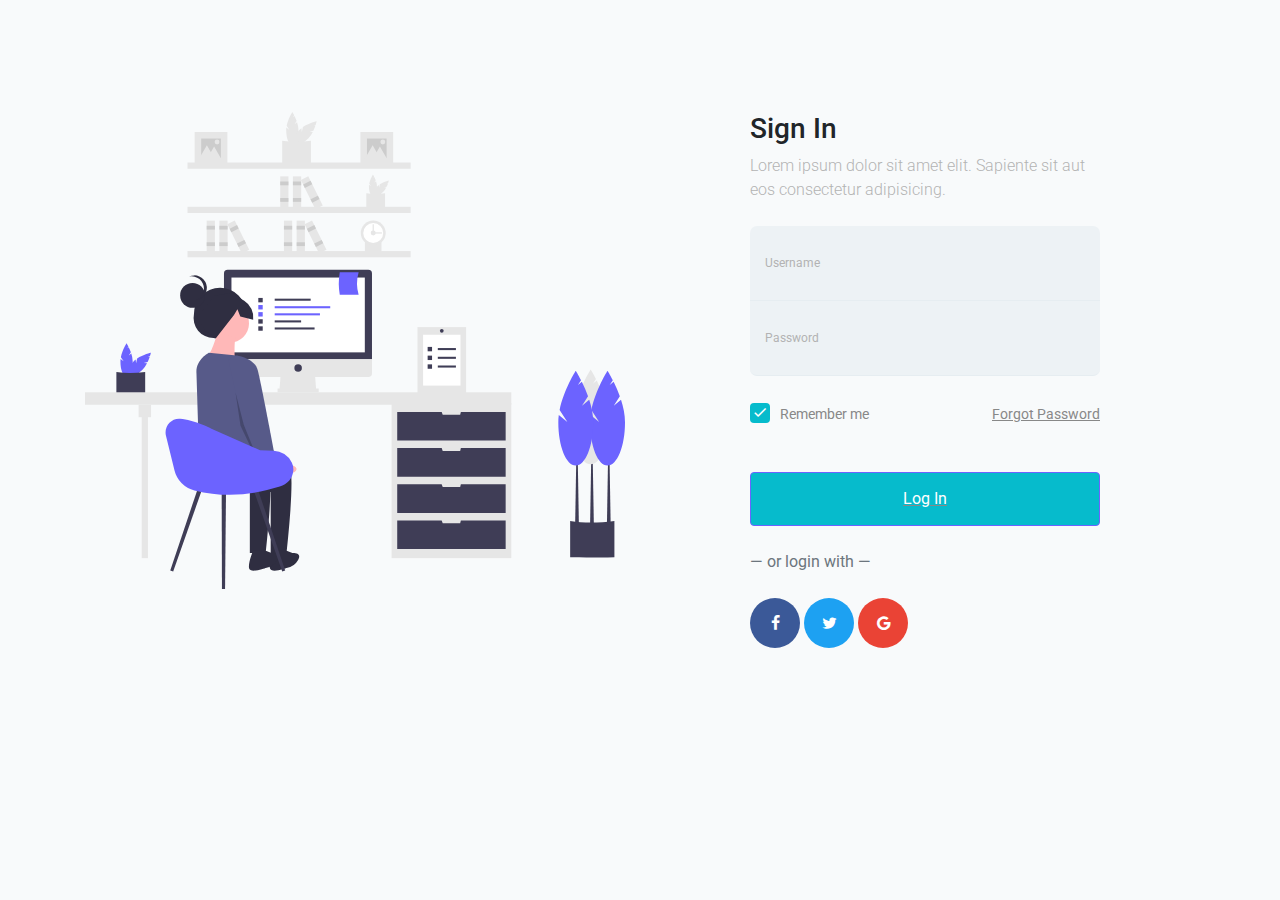
<file: index.html>
<!doctype html>
<html lang="en">
  <head>
    <!-- Required meta tags -->
    <meta charset="utf-8">
    <meta name="viewport" content="width=device-width, initial-scale=1, shrink-to-fit=no">
    <link href="https://fonts.googleapis.com/css?family=Roboto:300,400&display=swap" rel="stylesheet">

    <link rel="stylesheet" href="fonts/icomoon/style.css">

    <link rel="stylesheet" href="css/owl.carousel.min.css">

    <!-- Bootstrap CSS -->
    <link rel="stylesheet" href="css/bootstraplogin.min.css">
    
    <!-- Style -->
    <link rel="stylesheet" href="css/stylelogin.css">

    <title>Login</title>
  </head>
  <body>
  <div class="content">
    <div class="container">
      <div class="row">
        <div class="col-md-6">
          <img src="img/kursus.svg" alt="Image" class="img-fluid">
        </div>
        <div class="col-md-6 contents">
          <div class="row justify-content-center">
            <div class="col-md-8">
              <div class="mb-4">
              <h3>Sign In</h3>
              <p class="mb-4">Lorem ipsum dolor sit amet elit. Sapiente sit aut eos consectetur adipisicing.</p>
            </div>
            <form action="#" method="post">
              <div class="form-group first">
                <label for="username">Username</label>
                <input type="text" class="form-control" id="username">

              </div>
              <div class="form-group last mb-4">
                <label for="password">Password</label>
                <input type="password" class="form-control" id="password">
                
              </div>
              
              <div class="d-flex mb-5 align-items-center">
                <label class="control control--checkbox mb-0"><span class="caption">Remember me</span>
                  <input type="checkbox" checked="checked"/>
                  <div class="control__indicator"></div>
                </label>
                <span class="ml-auto"><a href="#" class="forgot-pass">Forgot Password</a></span> 
              </div>

              <a href="/ladingpage.html"><input type="submit" value="Log In" style="background: #06BBCC;" class="btn btn-block btn-primary"></a>

              <span class="d-block text-left my-4 text-muted">&mdash; or login with &mdash;</span>
              
              <div class="social-login">
                <a href="ladingpage.html" class="facebook">
                  <span class="icon-facebook mr-3"></span> 
                </a>
                <a href="ladingpage.html" class="twitter">
                  <span class="icon-twitter mr-3"></span> 
                </a>
                <a href="ladingpage.html" class="google">
                  <span class="icon-google mr-3"></span> 
                </a>
              </div>
            </form>
            </div>
          </div>
          
        </div>
        
      </div>
    </div>
  </div>

  
    <script src="js/jquery-3.3.1.min.js"></script>
    <script src="js/popper.min.js"></script>
    <script src="js/bootstraplogin.min.js"></script>
    <script src="js/main.js"></script>
  </body>
</html>
</file>
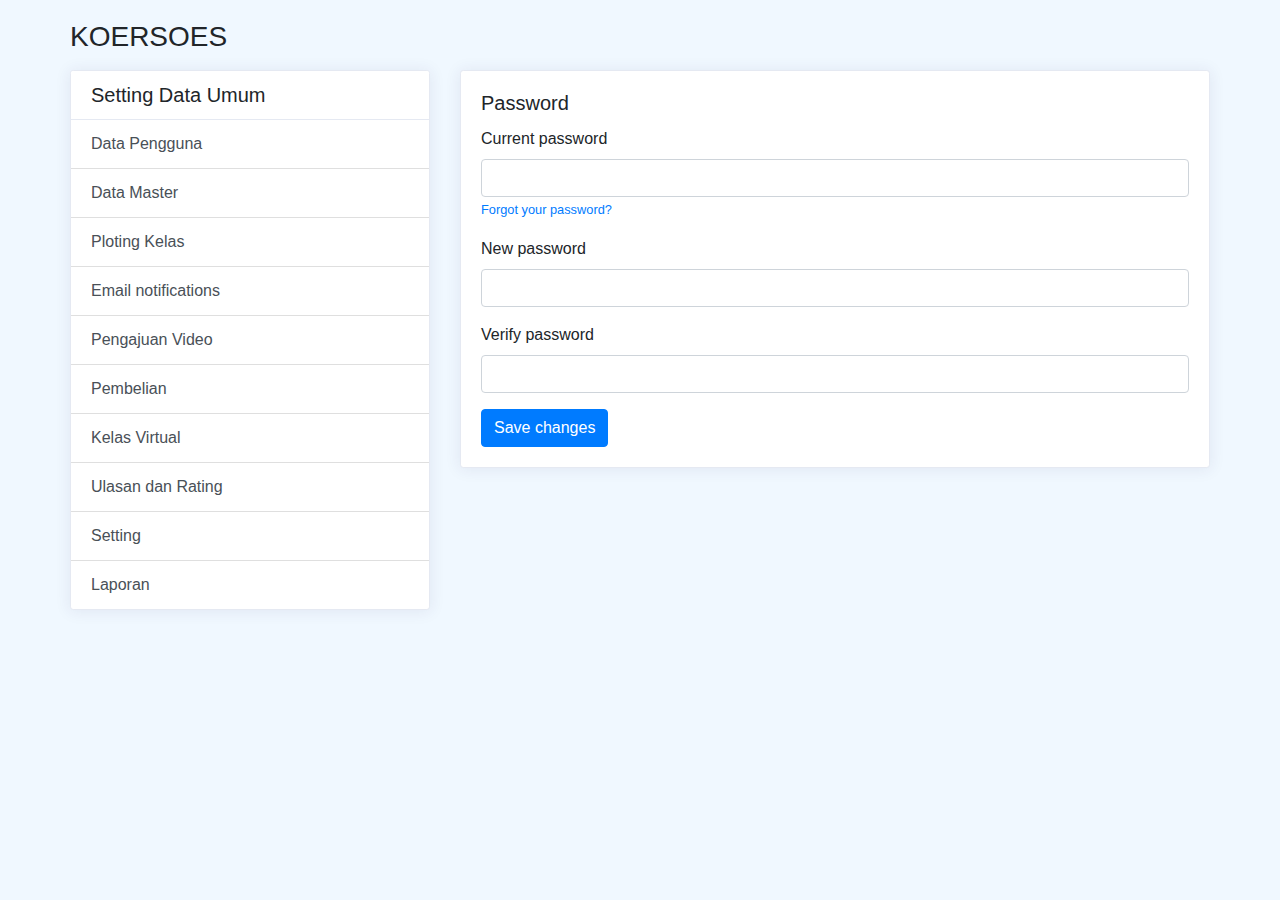
<file: setting.html>
<!DOCTYPE html>
<html lang="en">
<head>
    <meta charset="UTF-8">
    <meta http-equiv="X-UA-Compatible" content="IE=edge">
    <meta name="viewport" content="width=device-width, initial-scale=1.0">
    <title>Halaman Setting</title>
    <link rel="stylesheet" href="https://cdnjs.cloudflare.com/ajax/libs/twitter-bootstrap/4.3.1/css/bootstrap.min.css">
    <script src="https://cdnjs.cloudflare.com/ajax/libs/jquery/3.2.1/jquery.min.js"></script>
    <script src="https://cdnjs.cloudflare.com/ajax/libs/popper.js/1.12.9/umd/popper.min.js"></script>
    <script src="https://cdnjs.cloudflare.com/ajax/libs/twitter-bootstrap/4.3.1/js/bootstrap.min.js"></script>
    <!-- CSS Eksternal -->
    <link rel="stylesheet" href="css/setting.css">
</head>
<body>
    <div class="container p-0">
        <h1 class="h3 mb-3">KOERSOES</h1>
        <div class="row">
            <div class="col-md-5 col-xl-4">
                <div class="card">
                    <div class="card-header">
                        <h5 class="card-title mb-0">Setting Data Umum</h5>
                    </div>
        <div class="list-group list-group-flush" role="tablist">
            <a class="list-group-item list-group-item-action" data-toggle="list" href="#datapengguna" role="tab" aria-selected="false">Data Pengguna</a>
            <a class="list-group-item list-group-item-action" data-toggle="list" href="#datamaster" role="tab" aria-selected="false">Data Master</a>
            <a class="list-group-item list-group-item-action" data-toggle="list" href="#" role="tab" aria-selected="false">Ploting Kelas</a>
            <a class="list-group-item list-group-item-action" data-toggle="list" href="#" role="tab" aria-selected="false">Email notifications</a>
            <a class="list-group-item list-group-item-action" data-toggle="list" href="#" role="tab" aria-selected="false">Pengajuan Video</a>
            <a class="list-group-item list-group-item-action" data-toggle="list" href="#" role="tab" aria-selected="false">Pembelian</a>
            <a class="list-group-item list-group-item-action" data-toggle="list" href="#" role="tab" aria-selected="false">Kelas Virtual</a>
            <a class="list-group-item list-group-item-action" data-toggle="list" href="#" role="tab" aria-selected="true">Ulasan dan Rating</a>
            <a class="list-group-item list-group-item-action" data-toggle="list" href="#" role="tab" aria-selected="true">Setting</a>
            <a class="list-group-item list-group-item-action" data-toggle="list" href="#" role="tab" aria-selected="true">Laporan</a>
        </div>
                </div>
            </div>
        <div class="col-md-7 col-xl-8">
        <div class="tab-content">
        <div class="tab-pane fade" id="datapengguna" role="tabpanel">
        <div class="card">
        <div class="card-header">
        <div class="card-actions float-right">
        <div class="dropdown show">
        <a href="#" data-toggle="dropdown" data-display="static">
        <svg xmlns="http://www.w3.org/2000/svg" width="24" height="24" viewBox="0 0 24 24" fill="none" stroke="currentColor" stroke-width="2" stroke-linecap="round" stroke-linejoin="round" class="feather feather-more-horizontal align-middle">
        <circle cx="12" cy="12" r="1"></circle>
        <circle cx="19" cy="12" r="1"></circle>
        <circle cx="5" cy="12" r="1"></circle>
        </svg>
        </a>
        <div class="dropdown-menu dropdown-menu-right">
        <a class="dropdown-item" href="#">Action</a>
        <a class="dropdown-item" href="#">Another action</a>
        <a class="dropdown-item" href="#">Something else here</a>
        </div>
        </div>
        </div>
        <h5 class="card-title mb-0">Public info</h5>
        </div>
        <div class="card-body">
        <form>
        <div class="row">
        <div class="col-md-8">
        <div class="form-group">
        <label for="inputUsername">Username</label>
        <input type="text" class="form-control" id="inputUsername" placeholder="Username">
        </div>
        <div class="form-group">
        <label for="inputUsername">Biography</label>
        <textarea rows="2" class="form-control" id="inputBio" placeholder="Tell something about yourself"></textarea>
        </div>
        </div>
        <div class="col-md-4">
        <div class="text-center">
        <img alt="Ricky Mario Landro" src="img/team-3.jpg" class="rounded-circle img-responsive mt-2" width="128" height="128">
        <div class="mt-2">
        <span style="cursor: pointer;" class="btn btn-primary"><svg class="svg-inline--fa fa-upload fa-w-16" aria-hidden="true" data-prefix="fas" data-icon="upload" role="img" xmlns="http://www.w3.org/2000/svg" viewBox="0 0 512 512" data-fa-i2svg=""><path fill="currentColor" d="M296 384h-80c-13.3 0-24-10.7-24-24V192h-87.7c-17.8 0-26.7-21.5-14.1-34.1L242.3 5.7c7.5-7.5 19.8-7.5 27.3 0l152.2 152.2c12.6 12.6 3.7 34.1-14.1 34.1H320v168c0 13.3-10.7 24-24 24zm216-8v112c0 13.3-10.7 24-24 24H24c-13.3 0-24-10.7-24-24V376c0-13.3 10.7-24 24-24h136v8c0 30.9 25.1 56 56 56h80c30.9 0 56-25.1 56-56v-8h136c13.3 0 24 10.7 24 24zm-124 88c0-11-9-20-20-20s-20 9-20 20 9 20 20 20 20-9 20-20zm64 0c0-11-9-20-20-20s-20 9-20 20 9 20 20 20 20-9 20-20z"></path></svg><!-- <i class="fas fa-upload"></i> --> Upload</span>
        </div>
        <small>Disarankan menggunakan gambar dengan format jpg dengan resolusi 128px X 128px</small>
         
        </div>
        </div>
        </div>
        <button type="submit" class="btn btn-primary">Save changes</button>
        </form>
        </div>
        </div>
        <div class="card">
        <div class="card-header">
        <div class="card-actions float-right">
        <div class="dropdown show">
        <a href="#" data-toggle="dropdown" data-display="static">
        <svg xmlns="http://www.w3.org/2000/svg" width="24" height="24" viewBox="0 0 24 24" fill="none" stroke="currentColor" stroke-width="2" stroke-linecap="round" stroke-linejoin="round" class="feather feather-more-horizontal align-middle">
        <circle cx="12" cy="12" r="1"></circle>
        <circle cx="19" cy="12" r="1"></circle>
        <circle cx="5" cy="12" r="1"></circle>
        </svg>
        </a>
        <div class="dropdown-menu dropdown-menu-right">
        <a class="dropdown-item" href="#">Action</a>
        <a class="dropdown-item" href="#">Another action</a>
        <a class="dropdown-item" href="#">Something else here</a>
        </div>
        </div>
        </div>
        <h5 class="card-title mb-0">Private info</h5>
        </div>
        <div class="card-body">
        <form>
        <div class="form-row">
        <div class="form-group col-md-6">
        <label for="inputFirstName">First name</label>
        <input type="text" class="form-control" id="inputFirstName" placeholder="First name">
        </div>
         <div class="form-group col-md-6">
        <label for="inputLastName">Last name</label>
        <input type="text" class="form-control" id="inputLastName" placeholder="Last name">
        </div>
        </div>
        <div class="form-group">
        <label for="inputEmail4">Email</label>
        <input type="email" class="form-control" id="inputEmail4" placeholder="Email">
        </div>
        <div class="form-group">
        <label for="inputAddress">Address</label>
        <input type="text" class="form-control" id="inputAddress" placeholder="1234 Main St">
        </div>
        <div class="form-group">
        <label for="inputAddress2">Address 2</label>
        <input type="text" class="form-control" id="inputAddress2" placeholder="Apartment, studio, or floor">
        </div>
        <div class="form-row">
        <div class="form-group col-md-6">
        <label for="inputCity">City</label>
        <input type="text" class="form-control" id="inputCity">
        </div>
        <div class="form-group col-md-4">
        <label for="inputState">State</label>
        <select id="inputState" class="form-control">
        <option selected="">Choose...</option>
        <option>...</option>
        </select>
        </div>
        <div class="form-group col-md-2">
        <label for="inputZip">Zip</label>
        <input type="text" class="form-control" id="inputZip">
        </div>
        </div>
        <button type="submit" class="btn btn-primary">Save changes</button>
        </form>
        </div>
        </div>
        </div>
        <div class="tab-pane fade active show" id="datamaster" role="tabpanel">
        <div class="card">
        <div class="card-body">
        <h5 class="card-title">Password</h5>
        <form>
        <div class="form-group">
        <label for="inputPasswordCurrent">Current password</label>
        <input type="password" class="form-control" id="inputPasswordCurrent">
        <small><a href="#">Forgot your password?</a></small>
        </div>
        <div class="form-group">
        <label for="inputPasswordNew">New password</label>
        <input type="password" class="form-control" id="inputPasswordNew">
        </div>
        <div class="form-group">
        <label for="inputPasswordNew2">Verify password</label>
        <input type="password" class="form-control" id="inputPasswordNew2">
        </div>
        <button type="submit" class="btn btn-primary">Save changes</button>
        </form>
        </div>
        </div>
        </div>
        </div>
        </div>
        </div>
        </div>
</body>
</html>
</file>
<file: fonts/icomoon/style.css>
@font-face {
  font-family: 'icomoon';
  src:  url('fonts/icomoon.eot?10si43');
  src:  url('fonts/icomoon.eot?10si43#iefix') format('embedded-opentype'),
    url('fonts/icomoon.ttf?10si43') format('truetype'),
    url('fonts/icomoon.woff?10si43') format('woff'),
    url('fonts/icomoon.svg?10si43#icomoon') format('svg');
  font-weight: normal;
  font-style: normal;
}

[class^="icon-"], [class*=" icon-"] {
  /* use !important to prevent issues with browser extensions that change fonts */
  font-family: 'icomoon' !important;
  speak: none;
  font-style: normal;
  font-weight: normal;
  font-variant: normal;
  text-transform: none;
  line-height: 1;

  /* Better Font Rendering =========== */
  -webkit-font-smoothing: antialiased;
  -moz-osx-font-smoothing: grayscale;
}

.icon-asterisk:before {
  content: "\f069";
}
.icon-plus:before {
  content: "\f067";
}
.icon-question:before {
  content: "\f128";
}
.icon-minus:before {
  content: "\f068";
}
.icon-glass:before {
  content: "\f000";
}
.icon-music:before {
  content: "\f001";
}
.icon-search:before {
  content: "\f002";
}
.icon-envelope-o:before {
  content: "\f003";
}
.icon-heart:before {
  content: "\f004";
}
.icon-star:before {
  content: "\f005";
}
.icon-star-o:before {
  content: "\f006";
}
.icon-user:before {
  content: "\f007";
}
.icon-film:before {
  content: "\f008";
}
.icon-th-large:before {
  content: "\f009";
}
.icon-th:before {
  content: "\f00a";
}
.icon-th-list:before {
  content: "\f00b";
}
.icon-check:before {
  content: "\f00c";
}
.icon-close:before {
  content: "\f00d";
}
.icon-remove:before {
  content: "\f00d";
}
.icon-times:before {
  content: "\f00d";
}
.icon-search-plus:before {
  content: "\f00e";
}
.icon-search-minus:before {
  content: "\f010";
}
.icon-power-off:before {
  content: "\f011";
}
.icon-signal:before {
  content: "\f012";
}
.icon-cog:before {
  content: "\f013";
}
.icon-gear:before {
  content: "\f013";
}
.icon-trash-o:before {
  content: "\f014";
}
.icon-home:before {
  content: "\f015";
}
.icon-file-o:before {
  content: "\f016";
}
.icon-clock-o:before {
  content: "\f017";
}
.icon-road:before {
  content: "\f018";
}
.icon-download:before {
  content: "\f019";
}
.icon-arrow-circle-o-down:before {
  content: "\f01a";
}
.icon-arrow-circle-o-up:before {
  content: "\f01b";
}
.icon-inbox:before {
  content: "\f01c";
}
.icon-play-circle-o:before {
  content: "\f01d";
}
.icon-repeat:before {
  content: "\f01e";
}
.icon-rotate-right:before {
  content: "\f01e";
}
.icon-refresh:before {
  content: "\f021";
}
.icon-list-alt:before {
  content: "\f022";
}
.icon-lock:before {
  content: "\f023";
}
.icon-flag:before {
  content: "\f024";
}
.icon-headphones:before {
  content: "\f025";
}
.icon-volume-off:before {
  content: "\f026";
}
.icon-volume-down:before {
  content: "\f027";
}
.icon-volume-up:before {
  content: "\f028";
}
.icon-qrcode:before {
  content: "\f029";
}
.icon-barcode:before {
  content: "\f02a";
}
.icon-tag:before {
  content: "\f02b";
}
.icon-tags:before {
  content: "\f02c";
}
.icon-book:before {
  content: "\f02d";
}
.icon-bookmark:before {
  content: "\f02e";
}
.icon-print:before {
  content: "\f02f";
}
.icon-camera:before {
  content: "\f030";
}
.icon-font:before {
  content: "\f031";
}
.icon-bold:before {
  content: "\f032";
}
.icon-italic:before {
  content: "\f033";
}
.icon-text-height:before {
  content: "\f034";
}
.icon-text-width:before {
  content: "\f035";
}
.icon-align-left:before {
  content: "\f036";
}
.icon-align-center:before {
  content: "\f037";
}
.icon-align-right:before {
  content: "\f038";
}
.icon-align-justify:before {
  content: "\f039";
}
.icon-list:before {
  content: "\f03a";
}
.icon-dedent:before {
  content: "\f03b";
}
.icon-outdent:before {
  content: "\f03b";
}
.icon-indent:before {
  content: "\f03c";
}
.icon-video-camera:before {
  content: "\f03d";
}
.icon-image:before {
  content: "\f03e";
}
.icon-photo:before {
  content: "\f03e";
}
.icon-picture-o:before {
  content: "\f03e";
}
.icon-pencil:before {
  content: "\f040";
}
.icon-map-marker:before {
  content: "\f041";
}
.icon-adjust:before {
  content: "\f042";
}
.icon-tint:before {
  content: "\f043";
}
.icon-edit:before {
  content: "\f044";
}
.icon-pencil-square-o:before {
  content: "\f044";
}
.icon-share-square-o:before {
  content: "\f045";
}
.icon-check-square-o:before {
  content: "\f046";
}
.icon-arrows:before {
  content: "\f047";
}
.icon-step-backward:before {
  content: "\f048";
}
.icon-fast-backward:before {
  content: "\f049";
}
.icon-backward:before {
  content: "\f04a";
}
.icon-play:before {
  content: "\f04b";
}
.icon-pause:before {
  content: "\f04c";
}
.icon-stop:before {
  content: "\f04d";
}
.icon-forward:before {
  content: "\f04e";
}
.icon-fast-forward:before {
  content: "\f050";
}
.icon-step-forward:before {
  content: "\f051";
}
.icon-eject:before {
  content: "\f052";
}
.icon-chevron-left:before {
  content: "\f053";
}
.icon-chevron-right:before {
  content: "\f054";
}
.icon-plus-circle:before {
  content: "\f055";
}
.icon-minus-circle:before {
  content: "\f056";
}
.icon-times-circle:before {
  content: "\f057";
}
.icon-check-circle:before {
  content: "\f058";
}
.icon-question-circle:before {
  content: "\f059";
}
.icon-info-circle:before {
  content: "\f05a";
}
.icon-crosshairs:before {
  content: "\f05b";
}
.icon-times-circle-o:before {
  content: "\f05c";
}
.icon-check-circle-o:before {
  content: "\f05d";
}
.icon-ban:before {
  content: "\f05e";
}
.icon-arrow-left:before {
  content: "\f060";
}
.icon-arrow-right:before {
  content: "\f061";
}
.icon-arrow-up:before {
  content: "\f062";
}
.icon-arrow-down:before {
  content: "\f063";
}
.icon-mail-forward:before {
  content: "\f064";
}
.icon-share:before {
  content: "\f064";
}
.icon-expand:before {
  content: "\f065";
}
.icon-compress:before {
  content: "\f066";
}
.icon-exclamation-circle:before {
  content: "\f06a";
}
.icon-gift:before {
  content: "\f06b";
}
.icon-leaf:before {
  content: "\f06c";
}
.icon-fire:before {
  content: "\f06d";
}
.icon-eye:before {
  content: "\f06e";
}
.icon-eye-slash:before {
  content: "\f070";
}
.icon-exclamation-triangle:before {
  content: "\f071";
}
.icon-warning:before {
  content: "\f071";
}
.icon-plane:before {
  content: "\f072";
}
.icon-calendar:before {
  content: "\f073";
}
.icon-random:before {
  content: "\f074";
}
.icon-comment:before {
  content: "\f075";
}
.icon-magnet:before {
  content: "\f076";
}
.icon-chevron-up:before {
  content: "\f077";
}
.icon-chevron-down:before {
  content: "\f078";
}
.icon-retweet:before {
  content: "\f079";
}
.icon-shopping-cart:before {
  content: "\f07a";
}
.icon-folder:before {
  content: "\f07b";
}
.icon-folder-open:before {
  content: "\f07c";
}
.icon-arrows-v:before {
  content: "\f07d";
}
.icon-arrows-h:before {
  content: "\f07e";
}
.icon-bar-chart:before {
  content: "\f080";
}
.icon-bar-chart-o:before {
  content: "\f080";
}
.icon-twitter-square:before {
  content: "\f081";
}
.icon-facebook-square:before {
  content: "\f082";
}
.icon-camera-retro:before {
  content: "\f083";
}
.icon-key:before {
  content: "\f084";
}
.icon-cogs:before {
  content: "\f085";
}
.icon-gears:before {
  content: "\f085";
}
.icon-comments:before {
  content: "\f086";
}
.icon-thumbs-o-up:before {
  content: "\f087";
}
.icon-thumbs-o-down:before {
  content: "\f088";
}
.icon-star-half:before {
  content: "\f089";
}
.icon-heart-o:before {
  content: "\f08a";
}
.icon-sign-out:before {
  content: "\f08b";
}
.icon-linkedin-square:before {
  content: "\f08c";
}
.icon-thumb-tack:before {
  content: "\f08d";
}
.icon-external-link:before {
  content: "\f08e";
}
.icon-sign-in:before {
  content: "\f090";
}
.icon-trophy:before {
  content: "\f091";
}
.icon-github-square:before {
  content: "\f092";
}
.icon-upload:before {
  content: "\f093";
}
.icon-lemon-o:before {
  content: "\f094";
}
.icon-phone:before {
  content: "\f095";
}
.icon-square-o:before {
  content: "\f096";
}
.icon-bookmark-o:before {
  content: "\f097";
}
.icon-phone-square:before {
  content: "\f098";
}
.icon-twitter:before {
  content: "\f099";
}
.icon-facebook:before {
  content: "\f09a";
}
.icon-facebook-f:before {
  content: "\f09a";
}
.icon-github:before {
  content: "\f09b";
}
.icon-unlock:before {
  content: "\f09c";
}
.icon-credit-card:before {
  content: "\f09d";
}
.icon-feed:before {
  content: "\f09e";
}
.icon-rss:before {
  content: "\f09e";
}
.icon-hdd-o:before {
  content: "\f0a0";
}
.icon-bullhorn:before {
  content: "\f0a1";
}
.icon-bell-o:before {
  content: "\f0a2";
}
.icon-certificate:before {
  content: "\f0a3";
}
.icon-hand-o-right:before {
  content: "\f0a4";
}
.icon-hand-o-left:before {
  content: "\f0a5";
}
.icon-hand-o-up:before {
  content: "\f0a6";
}
.icon-hand-o-down:before {
  content: "\f0a7";
}
.icon-arrow-circle-left:before {
  content: "\f0a8";
}
.icon-arrow-circle-right:before {
  content: "\f0a9";
}
.icon-arrow-circle-up:before {
  content: "\f0aa";
}
.icon-arrow-circle-down:before {
  content: "\f0ab";
}
.icon-globe:before {
  content: "\f0ac";
}
.icon-wrench:before {
  content: "\f0ad";
}
.icon-tasks:before {
  content: "\f0ae";
}
.icon-filter:before {
  content: "\f0b0";
}
.icon-briefcase:before {
  content: "\f0b1";
}
.icon-arrows-alt:before {
  content: "\f0b2";
}
.icon-group:before {
  content: "\f0c0";
}
.icon-users:before {
  content: "\f0c0";
}
.icon-chain:before {
  content: "\f0c1";
}
.icon-link:before {
  content: "\f0c1";
}
.icon-cloud:before {
  content: "\f0c2";
}
.icon-flask:before {
  content: "\f0c3";
}
.icon-cut:before {
  content: "\f0c4";
}
.icon-scissors:before {
  content: "\f0c4";
}
.icon-copy:before {
  content: "\f0c5";
}
.icon-files-o:before {
  content: "\f0c5";
}
.icon-paperclip:before {
  content: "\f0c6";
}
.icon-floppy-o:before {
  content: "\f0c7";
}
.icon-save:before {
  content: "\f0c7";
}
.icon-square:before {
  content: "\f0c8";
}
.icon-bars:before {
  content: "\f0c9";
}
.icon-navicon:before {
  content: "\f0c9";
}
.icon-reorder:before {
  content: "\f0c9";
}
.icon-list-ul:before {
  content: "\f0ca";
}
.icon-list-ol:before {
  content: "\f0cb";
}
.icon-strikethrough:before {
  content: "\f0cc";
}
.icon-underline:before {
  content: "\f0cd";
}
.icon-table:before {
  content: "\f0ce";
}
.icon-magic:before {
  content: "\f0d0";
}
.icon-truck:before {
  content: "\f0d1";
}
.icon-pinterest:before {
  content: "\f0d2";
}
.icon-pinterest-square:before {
  content: "\f0d3";
}
.icon-google-plus-square:before {
  content: "\f0d4";
}
.icon-google-plus:before {
  content: "\f0d5";
}
.icon-money:before {
  content: "\f0d6";
}
.icon-caret-down:before {
  content: "\f0d7";
}
.icon-caret-up:before {
  content: "\f0d8";
}
.icon-caret-left:before {
  content: "\f0d9";
}
.icon-caret-right:before {
  content: "\f0da";
}
.icon-columns:before {
  content: "\f0db";
}
.icon-sort:before {
  content: "\f0dc";
}
.icon-unsorted:before {
  content: "\f0dc";
}
.icon-sort-desc:before {
  content: "\f0dd";
}
.icon-sort-down:before {
  content: "\f0dd";
}
.icon-sort-asc:before {
  content: "\f0de";
}
.icon-sort-up:before {
  content: "\f0de";
}
.icon-envelope:before {
  content: "\f0e0";
}
.icon-linkedin:before {
  content: "\f0e1";
}
.icon-rotate-left:before {
  content: "\f0e2";
}
.icon-undo:before {
  content: "\f0e2";
}
.icon-gavel:before {
  content: "\f0e3";
}
.icon-legal:before {
  content: "\f0e3";
}
.icon-dashboard:before {
  content: "\f0e4";
}
.icon-tachometer:before {
  content: "\f0e4";
}
.icon-comment-o:before {
  content: "\f0e5";
}
.icon-comments-o:before {
  content: "\f0e6";
}
.icon-bolt:before {
  content: "\f0e7";
}
.icon-flash:before {
  content: "\f0e7";
}
.icon-sitemap:before {
  content: "\f0e8";
}
.icon-umbrella:before {
  content: "\f0e9";
}
.icon-clipboard:before {
  content: "\f0ea";
}
.icon-paste:before {
  content: "\f0ea";
}
.icon-lightbulb-o:before {
  content: "\f0eb";
}
.icon-exchange:before {
  content: "\f0ec";
}
.icon-cloud-download:before {
  content: "\f0ed";
}
.icon-cloud-upload:before {
  content: "\f0ee";
}
.icon-user-md:before {
  content: "\f0f0";
}
.icon-stethoscope:before {
  content: "\f0f1";
}
.icon-suitcase:before {
  content: "\f0f2";
}
.icon-bell:before {
  content: "\f0f3";
}
.icon-coffee:before {
  content: "\f0f4";
}
.icon-cutlery:before {
  content: "\f0f5";
}
.icon-file-text-o:before {
  content: "\f0f6";
}
.icon-building-o:before {
  content: "\f0f7";
}
.icon-hospital-o:before {
  content: "\f0f8";
}
.icon-ambulance:before {
  content: "\f0f9";
}
.icon-medkit:before {
  content: "\f0fa";
}
.icon-fighter-jet:before {
  content: "\f0fb";
}
.icon-beer:before {
  content: "\f0fc";
}
.icon-h-square:before {
  content: "\f0fd";
}
.icon-plus-square:before {
  content: "\f0fe";
}
.icon-angle-double-left:before {
  content: "\f100";
}
.icon-angle-double-right:before {
  content: "\f101";
}
.icon-angle-double-up:before {
  content: "\f102";
}
.icon-angle-double-down:before {
  content: "\f103";
}
.icon-angle-left:before {
  content: "\f104";
}
.icon-angle-right:before {
  content: "\f105";
}
.icon-angle-up:before {
  content: "\f106";
}
.icon-angle-down:before {
  content: "\f107";
}
.icon-desktop:before {
  content: "\f108";
}
.icon-laptop:before {
  content: "\f109";
}
.icon-tablet:before {
  content: "\f10a";
}
.icon-mobile:before {
  content: "\f10b";
}
.icon-mobile-phone:before {
  content: "\f10b";
}
.icon-circle-o:before {
  content: "\f10c";
}
.icon-quote-left:before {
  content: "\f10d";
}
.icon-quote-right:before {
  content: "\f10e";
}
.icon-spinner:before {
  content: "\f110";
}
.icon-circle:before {
  content: "\f111";
}
.icon-mail-reply:before {
  content: "\f112";
}
.icon-reply:before {
  content: "\f112";
}
.icon-github-alt:before {
  content: "\f113";
}
.icon-folder-o:before {
  content: "\f114";
}
.icon-folder-open-o:before {
  content: "\f115";
}
.icon-smile-o:before {
  content: "\f118";
}
.icon-frown-o:before {
  content: "\f119";
}
.icon-meh-o:before {
  content: "\f11a";
}
.icon-gamepad:before {
  content: "\f11b";
}
.icon-keyboard-o:before {
  content: "\f11c";
}
.icon-flag-o:before {
  content: "\f11d";
}
.icon-flag-checkered:before {
  content: "\f11e";
}
.icon-terminal:before {
  content: "\f120";
}
.icon-code:before {
  content: "\f121";
}
.icon-mail-reply-all:before {
  content: "\f122";
}
.icon-reply-all:before {
  content: "\f122";
}
.icon-star-half-empty:before {
  content: "\f123";
}
.icon-star-half-full:before {
  content: "\f123";
}
.icon-star-half-o:before {
  content: "\f123";
}
.icon-location-arrow:before {
  content: "\f124";
}
.icon-crop:before {
  content: "\f125";
}
.icon-code-fork:before {
  content: "\f126";
}
.icon-chain-broken:before {
  content: "\f127";
}
.icon-unlink:before {
  content: "\f127";
}
.icon-info:before {
  content: "\f129";
}
.icon-exclamation:before {
  content: "\f12a";
}
.icon-superscript:before {
  content: "\f12b";
}
.icon-subscript:before {
  content: "\f12c";
}
.icon-eraser:before {
  content: "\f12d";
}
.icon-puzzle-piece:before {
  content: "\f12e";
}
.icon-microphone:before {
  content: "\f130";
}
.icon-microphone-slash:before {
  content: "\f131";
}
.icon-shield:before {
  content: "\f132";
}
.icon-calendar-o:before {
  content: "\f133";
}
.icon-fire-extinguisher:before {
  content: "\f134";
}
.icon-rocket:before {
  content: "\f135";
}
.icon-maxcdn:before {
  content: "\f136";
}
.icon-chevron-circle-left:before {
  content: "\f137";
}
.icon-chevron-circle-right:before {
  content: "\f138";
}
.icon-chevron-circle-up:before {
  content: "\f139";
}
.icon-chevron-circle-down:before {
  content: "\f13a";
}
.icon-html5:before {
  content: "\f13b";
}
.icon-css3:before {
  content: "\f13c";
}
.icon-anchor:before {
  content: "\f13d";
}
.icon-unlock-alt:before {
  content: "\f13e";
}
.icon-bullseye:before {
  content: "\f140";
}
.icon-ellipsis-h:before {
  content: "\f141";
}
.icon-ellipsis-v:before {
  content: "\f142";
}
.icon-rss-square:before {
  content: "\f143";
}
.icon-play-circle:before {
  content: "\f144";
}
.icon-ticket:before {
  content: "\f145";
}
.icon-minus-square:before {
  content: "\f146";
}
.icon-minus-square-o:before {
  content: "\f147";
}
.icon-level-up:before {
  content: "\f148";
}
.icon-level-down:before {
  content: "\f149";
}
.icon-check-square:before {
  content: "\f14a";
}
.icon-pencil-square:before {
  content: "\f14b";
}
.icon-external-link-square:before {
  content: "\f14c";
}
.icon-share-square:before {
  content: "\f14d";
}
.icon-compass:before {
  content: "\f14e";
}
.icon-caret-square-o-down:before {
  content: "\f150";
}
.icon-toggle-down:before {
  content: "\f150";
}
.icon-caret-square-o-up:before {
  content: "\f151";
}
.icon-toggle-up:before {
  content: "\f151";
}
.icon-caret-square-o-right:before {
  content: "\f152";
}
.icon-toggle-right:before {
  content: "\f152";
}
.icon-eur:before {
  content: "\f153";
}
.icon-euro:before {
  content: "\f153";
}
.icon-gbp:before {
  content: "\f154";
}
.icon-dollar:before {
  content: "\f155";
}
.icon-usd:before {
  content: "\f155";
}
.icon-inr:before {
  content: "\f156";
}
.icon-rupee:before {
  content: "\f156";
}
.icon-cny:before {
  content: "\f157";
}
.icon-jpy:before {
  content: "\f157";
}
.icon-rmb:before {
  content: "\f157";
}
.icon-yen:before {
  content: "\f157";
}
.icon-rouble:before {
  content: "\f158";
}
.icon-rub:before {
  content: "\f158";
}
.icon-ruble:before {
  content: "\f158";
}
.icon-krw:before {
  content: "\f159";
}
.icon-won:before {
  content: "\f159";
}
.icon-bitcoin:before {
  content: "\f15a";
}
.icon-btc:before {
  content: "\f15a";
}
.icon-file:before {
  content: "\f15b";
}
.icon-file-text:before {
  content: "\f15c";
}
.icon-sort-alpha-asc:before {
  content: "\f15d";
}
.icon-sort-alpha-desc:before {
  content: "\f15e";
}
.icon-sort-amount-asc:before {
  content: "\f160";
}
.icon-sort-amount-desc:before {
  content: "\f161";
}
.icon-sort-numeric-asc:before {
  content: "\f162";
}
.icon-sort-numeric-desc:before {
  content: "\f163";
}
.icon-thumbs-up:before {
  content: "\f164";
}
.icon-thumbs-down:before {
  content: "\f165";
}
.icon-youtube-square:before {
  content: "\f166";
}
.icon-youtube:before {
  content: "\f167";
}
.icon-xing:before {
  content: "\f168";
}
.icon-xing-square:before {
  content: "\f169";
}
.icon-youtube-play:before {
  content: "\f16a";
}
.icon-dropbox:before {
  content: "\f16b";
}
.icon-stack-overflow:before {
  content: "\f16c";
}
.icon-instagram:before {
  content: "\f16d";
}
.icon-flickr:before {
  content: "\f16e";
}
.icon-adn:before {
  content: "\f170";
}
.icon-bitbucket:before {
  content: "\f171";
}
.icon-bitbucket-square:before {
  content: "\f172";
}
.icon-tumblr:before {
  content: "\f173";
}
.icon-tumblr-square:before {
  content: "\f174";
}
.icon-long-arrow-down:before {
  content: "\f175";
}
.icon-long-arrow-up:before {
  content: "\f176";
}
.icon-long-arrow-left:before {
  content: "\f177";
}
.icon-long-arrow-right:before {
  content: "\f178";
}
.icon-apple:before {
  content: "\f179";
}
.icon-windows:before {
  content: "\f17a";
}
.icon-android:before {
  content: "\f17b";
}
.icon-linux:before {
  content: "\f17c";
}
.icon-dribbble:before {
  content: "\f17d";
}
.icon-skype:before {
  content: "\f17e";
}
.icon-foursquare:before {
  content: "\f180";
}
.icon-trello:before {
  content: "\f181";
}
.icon-female:before {
  content: "\f182";
}
.icon-male:before {
  content: "\f183";
}
.icon-gittip:before {
  content: "\f184";
}
.icon-gratipay:before {
  content: "\f184";
}
.icon-sun-o:before {
  content: "\f185";
}
.icon-moon-o:before {
  content: "\f186";
}
.icon-archive:before {
  content: "\f187";
}
.icon-bug:before {
  content: "\f188";
}
.icon-vk:before {
  content: "\f189";
}
.icon-weibo:before {
  content: "\f18a";
}
.icon-renren:before {
  content: "\f18b";
}
.icon-pagelines:before {
  content: "\f18c";
}
.icon-stack-exchange:before {
  content: "\f18d";
}
.icon-arrow-circle-o-right:before {
  content: "\f18e";
}
.icon-arrow-circle-o-left:before {
  content: "\f190";
}
.icon-caret-square-o-left:before {
  content: "\f191";
}
.icon-toggle-left:before {
  content: "\f191";
}
.icon-dot-circle-o:before {
  content: "\f192";
}
.icon-wheelchair:before {
  content: "\f193";
}
.icon-vimeo-square:before {
  content: "\f194";
}
.icon-try:before {
  content: "\f195";
}
.icon-turkish-lira:before {
  content: "\f195";
}
.icon-plus-square-o:before {
  content: "\f196";
}
.icon-space-shuttle:before {
  content: "\f197";
}
.icon-slack:before {
  content: "\f198";
}
.icon-envelope-square:before {
  content: "\f199";
}
.icon-wordpress:before {
  content: "\f19a";
}
.icon-openid:before {
  content: "\f19b";
}
.icon-bank:before {
  content: "\f19c";
}
.icon-institution:before {
  content: "\f19c";
}
.icon-university:before {
  content: "\f19c";
}
.icon-graduation-cap:before {
  content: "\f19d";
}
.icon-mortar-board:before {
  content: "\f19d";
}
.icon-yahoo:before {
  content: "\f19e";
}
.icon-google:before {
  content: "\f1a0";
}
.icon-reddit:before {
  content: "\f1a1";
}
.icon-reddit-square:before {
  content: "\f1a2";
}
.icon-stumbleupon-circle:before {
  content: "\f1a3";
}
.icon-stumbleupon:before {
  content: "\f1a4";
}
.icon-delicious:before {
  content: "\f1a5";
}
.icon-digg:before {
  content: "\f1a6";
}
.icon-pied-piper-pp:before {
  content: "\f1a7";
}
.icon-pied-piper-alt:before {
  content: "\f1a8";
}
.icon-drupal:before {
  content: "\f1a9";
}
.icon-joomla:before {
  content: "\f1aa";
}
.icon-language:before {
  content: "\f1ab";
}
.icon-fax:before {
  content: "\f1ac";
}
.icon-building:before {
  content: "\f1ad";
}
.icon-child:before {
  content: "\f1ae";
}
.icon-paw:before {
  content: "\f1b0";
}
.icon-spoon:before {
  content: "\f1b1";
}
.icon-cube:before {
  content: "\f1b2";
}
.icon-cubes:before {
  content: "\f1b3";
}
.icon-behance:before {
  content: "\f1b4";
}
.icon-behance-square:before {
  content: "\f1b5";
}
.icon-steam:before {
  content: "\f1b6";
}
.icon-steam-square:before {
  content: "\f1b7";
}
.icon-recycle:before {
  content: "\f1b8";
}
.icon-automobile:before {
  content: "\f1b9";
}
.icon-car:before {
  content: "\f1b9";
}
.icon-cab:before {
  content: "\f1ba";
}
.icon-taxi:before {
  content: "\f1ba";
}
.icon-tree:before {
  content: "\f1bb";
}
.icon-spotify:before {
  content: "\f1bc";
}
.icon-deviantart:before {
  content: "\f1bd";
}
.icon-soundcloud:before {
  content: "\f1be";
}
.icon-database:before {
  content: "\f1c0";
}
.icon-file-pdf-o:before {
  content: "\f1c1";
}
.icon-file-word-o:before {
  content: "\f1c2";
}
.icon-file-excel-o:before {
  content: "\f1c3";
}
.icon-file-powerpoint-o:before {
  content: "\f1c4";
}
.icon-file-image-o:before {
  content: "\f1c5";
}
.icon-file-photo-o:before {
  content: "\f1c5";
}
.icon-file-picture-o:before {
  content: "\f1c5";
}
.icon-file-archive-o:before {
  content: "\f1c6";
}
.icon-file-zip-o:before {
  content: "\f1c6";
}
.icon-file-audio-o:before {
  content: "\f1c7";
}
.icon-file-sound-o:before {
  content: "\f1c7";
}
.icon-file-movie-o:before {
  content: "\f1c8";
}
.icon-file-video-o:before {
  content: "\f1c8";
}
.icon-file-code-o:before {
  content: "\f1c9";
}
.icon-vine:before {
  content: "\f1ca";
}
.icon-codepen:before {
  content: "\f1cb";
}
.icon-jsfiddle:before {
  content: "\f1cc";
}
.icon-life-bouy:before {
  content: "\f1cd";
}
.icon-life-buoy:before {
  content: "\f1cd";
}
.icon-life-ring:before {
  content: "\f1cd";
}
.icon-life-saver:before {
  content: "\f1cd";
}
.icon-support:before {
  content: "\f1cd";
}
.icon-circle-o-notch:before {
  content: "\f1ce";
}
.icon-ra:before {
  content: "\f1d0";
}
.icon-rebel:before {
  content: "\f1d0";
}
.icon-resistance:before {
  content: "\f1d0";
}
.icon-empire:before {
  content: "\f1d1";
}
.icon-ge:before {
  content: "\f1d1";
}
.icon-git-square:before {
  content: "\f1d2";
}
.icon-git:before {
  content: "\f1d3";
}
.icon-hacker-news:before {
  content: "\f1d4";
}
.icon-y-combinator-square:before {
  content: "\f1d4";
}
.icon-yc-square:before {
  content: "\f1d4";
}
.icon-tencent-weibo:before {
  content: "\f1d5";
}
.icon-qq:before {
  content: "\f1d6";
}
.icon-wechat:before {
  content: "\f1d7";
}
.icon-weixin:before {
  content: "\f1d7";
}
.icon-paper-plane:before {
  content: "\f1d8";
}
.icon-send:before {
  content: "\f1d8";
}
.icon-paper-plane-o:before {
  content: "\f1d9";
}
.icon-send-o:before {
  content: "\f1d9";
}
.icon-history:before {
  content: "\f1da";
}
.icon-circle-thin:before {
  content: "\f1db";
}
.icon-header:before {
  content: "\f1dc";
}
.icon-paragraph:before {
  content: "\f1dd";
}
.icon-sliders:before {
  content: "\f1de";
}
.icon-share-alt:before {
  content: "\f1e0";
}
.icon-share-alt-square:before {
  content: "\f1e1";
}
.icon-bomb:before {
  content: "\f1e2";
}
.icon-futbol-o:before {
  content: "\f1e3";
}
.icon-soccer-ball-o:before {
  content: "\f1e3";
}
.icon-tty:before {
  content: "\f1e4";
}
.icon-binoculars:before {
  content: "\f1e5";
}
.icon-plug:before {
  content: "\f1e6";
}
.icon-slideshare:before {
  content: "\f1e7";
}
.icon-twitch:before {
  content: "\f1e8";
}
.icon-yelp:before {
  content: "\f1e9";
}
.icon-newspaper-o:before {
  content: "\f1ea";
}
.icon-wifi:before {
  content: "\f1eb";
}
.icon-calculator:before {
  content: "\f1ec";
}
.icon-paypal:before {
  content: "\f1ed";
}
.icon-google-wallet:before {
  content: "\f1ee";
}
.icon-cc-visa:before {
  content: "\f1f0";
}
.icon-cc-mastercard:before {
  content: "\f1f1";
}
.icon-cc-discover:before {
  content: "\f1f2";
}
.icon-cc-amex:before {
  content: "\f1f3";
}
.icon-cc-paypal:before {
  content: "\f1f4";
}
.icon-cc-stripe:before {
  content: "\f1f5";
}
.icon-bell-slash:before {
  content: "\f1f6";
}
.icon-bell-slash-o:before {
  content: "\f1f7";
}
.icon-trash:before {
  content: "\f1f8";
}
.icon-copyright:before {
  content: "\f1f9";
}
.icon-at:before {
  content: "\f1fa";
}
.icon-eyedropper:before {
  content: "\f1fb";
}
.icon-paint-brush:before {
  content: "\f1fc";
}
.icon-birthday-cake:before {
  content: "\f1fd";
}
.icon-area-chart:before {
  content: "\f1fe";
}
.icon-pie-chart:before {
  content: "\f200";
}
.icon-line-chart:before {
  content: "\f201";
}
.icon-lastfm:before {
  content: "\f202";
}
.icon-lastfm-square:before {
  content: "\f203";
}
.icon-toggle-off:before {
  content: "\f204";
}
.icon-toggle-on:before {
  content: "\f205";
}
.icon-bicycle:before {
  content: "\f206";
}
.icon-bus:before {
  content: "\f207";
}
.icon-ioxhost:before {
  content: "\f208";
}
.icon-angellist:before {
  content: "\f209";
}
.icon-cc:before {
  content: "\f20a";
}
.icon-ils:before {
  content: "\f20b";
}
.icon-shekel:before {
  content: "\f20b";
}
.icon-sheqel:before {
  content: "\f20b";
}
.icon-meanpath:before {
  content: "\f20c";
}
.icon-buysellads:before {
  content: "\f20d";
}
.icon-connectdevelop:before {
  content: "\f20e";
}
.icon-dashcube:before {
  content: "\f210";
}
.icon-forumbee:before {
  content: "\f211";
}
.icon-leanpub:before {
  content: "\f212";
}
.icon-sellsy:before {
  content: "\f213";
}
.icon-shirtsinbulk:before {
  content: "\f214";
}
.icon-simplybuilt:before {
  content: "\f215";
}
.icon-skyatlas:before {
  content: "\f216";
}
.icon-cart-plus:before {
  content: "\f217";
}
.icon-cart-arrow-down:before {
  content: "\f218";
}
.icon-diamond:before {
  content: "\f219";
}
.icon-ship:before {
  content: "\f21a";
}
.icon-user-secret:before {
  content: "\f21b";
}
.icon-motorcycle:before {
  content: "\f21c";
}
.icon-street-view:before {
  content: "\f21d";
}
.icon-heartbeat:before {
  content: "\f21e";
}
.icon-venus:before {
  content: "\f221";
}
.icon-mars:before {
  content: "\f222";
}
.icon-mercury:before {
  content: "\f223";
}
.icon-intersex:before {
  content: "\f224";
}
.icon-transgender:before {
  content: "\f224";
}
.icon-transgender-alt:before {
  content: "\f225";
}
.icon-venus-double:before {
  content: "\f226";
}
.icon-mars-double:before {
  content: "\f227";
}
.icon-venus-mars:before {
  content: "\f228";
}
.icon-mars-stroke:before {
  content: "\f229";
}
.icon-mars-stroke-v:before {
  content: "\f22a";
}
.icon-mars-stroke-h:before {
  content: "\f22b";
}
.icon-neuter:before {
  content: "\f22c";
}
.icon-genderless:before {
  content: "\f22d";
}
.icon-facebook-official:before {
  content: "\f230";
}
.icon-pinterest-p:before {
  content: "\f231";
}
.icon-whatsapp:before {
  content: "\f232";
}
.icon-server:before {
  content: "\f233";
}
.icon-user-plus:before {
  content: "\f234";
}
.icon-user-times:before {
  content: "\f235";
}
.icon-bed:before {
  content: "\f236";
}
.icon-hotel:before {
  content: "\f236";
}
.icon-viacoin:before {
  content: "\f237";
}
.icon-train:before {
  content: "\f238";
}
.icon-subway:before {
  content: "\f239";
}
.icon-medium:before {
  content: "\f23a";
}
.icon-y-combinator:before {
  content: "\f23b";
}
.icon-yc:before {
  content: "\f23b";
}
.icon-optin-monster:before {
  content: "\f23c";
}
.icon-opencart:before {
  content: "\f23d";
}
.icon-expeditedssl:before {
  content: "\f23e";
}
.icon-battery:before {
  content: "\f240";
}
.icon-battery-4:before {
  content: "\f240";
}
.icon-battery-full:before {
  content: "\f240";
}
.icon-battery-3:before {
  content: "\f241";
}
.icon-battery-three-quarters:before {
  content: "\f241";
}
.icon-battery-2:before {
  content: "\f242";
}
.icon-battery-half:before {
  content: "\f242";
}
.icon-battery-1:before {
  content: "\f243";
}
.icon-battery-quarter:before {
  content: "\f243";
}
.icon-battery-0:before {
  content: "\f244";
}
.icon-battery-empty:before {
  content: "\f244";
}
.icon-mouse-pointer:before {
  content: "\f245";
}
.icon-i-cursor:before {
  content: "\f246";
}
.icon-object-group:before {
  content: "\f247";
}
.icon-object-ungroup:before {
  content: "\f248";
}
.icon-sticky-note:before {
  content: "\f249";
}
.icon-sticky-note-o:before {
  content: "\f24a";
}
.icon-cc-jcb:before {
  content: "\f24b";
}
.icon-cc-diners-club:before {
  content: "\f24c";
}
.icon-clone:before {
  content: "\f24d";
}
.icon-balance-scale:before {
  content: "\f24e";
}
.icon-hourglass-o:before {
  content: "\f250";
}
.icon-hourglass-1:before {
  content: "\f251";
}
.icon-hourglass-start:before {
  content: "\f251";
}
.icon-hourglass-2:before {
  content: "\f252";
}
.icon-hourglass-half:before {
  content: "\f252";
}
.icon-hourglass-3:before {
  content: "\f253";
}
.icon-hourglass-end:before {
  content: "\f253";
}
.icon-hourglass:before {
  content: "\f254";
}
.icon-hand-grab-o:before {
  content: "\f255";
}
.icon-hand-rock-o:before {
  content: "\f255";
}
.icon-hand-paper-o:before {
  content: "\f256";
}
.icon-hand-stop-o:before {
  content: "\f256";
}
.icon-hand-scissors-o:before {
  content: "\f257";
}
.icon-hand-lizard-o:before {
  content: "\f258";
}
.icon-hand-spock-o:before {
  content: "\f259";
}
.icon-hand-pointer-o:before {
  content: "\f25a";
}
.icon-hand-peace-o:before {
  content: "\f25b";
}
.icon-trademark:before {
  content: "\f25c";
}
.icon-registered:before {
  content: "\f25d";
}
.icon-creative-commons:before {
  content: "\f25e";
}
.icon-gg:before {
  content: "\f260";
}
.icon-gg-circle:before {
  content: "\f261";
}
.icon-tripadvisor:before {
  content: "\f262";
}
.icon-odnoklassniki:before {
  content: "\f263";
}
.icon-odnoklassniki-square:before {
  content: "\f264";
}
.icon-get-pocket:before {
  content: "\f265";
}
.icon-wikipedia-w:before {
  content: "\f266";
}
.icon-safari:before {
  content: "\f267";
}
.icon-chrome:before {
  content: "\f268";
}
.icon-firefox:before {
  content: "\f269";
}
.icon-opera:before {
  content: "\f26a";
}
.icon-internet-explorer:before {
  content: "\f26b";
}
.icon-television:before {
  content: "\f26c";
}
.icon-tv:before {
  content: "\f26c";
}
.icon-contao:before {
  content: "\f26d";
}
.icon-500px:before {
  content: "\f26e";
}
.icon-amazon:before {
  content: "\f270";
}
.icon-calendar-plus-o:before {
  content: "\f271";
}
.icon-calendar-minus-o:before {
  content: "\f272";
}
.icon-calendar-times-o:before {
  content: "\f273";
}
.icon-calendar-check-o:before {
  content: "\f274";
}
.icon-industry:before {
  content: "\f275";
}
.icon-map-pin:before {
  content: "\f276";
}
.icon-map-signs:before {
  content: "\f277";
}
.icon-map-o:before {
  content: "\f278";
}
.icon-map:before {
  content: "\f279";
}
.icon-commenting:before {
  content: "\f27a";
}
.icon-commenting-o:before {
  content: "\f27b";
}
.icon-houzz:before {
  content: "\f27c";
}
.icon-vimeo:before {
  content: "\f27d";
}
.icon-black-tie:before {
  content: "\f27e";
}
.icon-fonticons:before {
  content: "\f280";
}
.icon-reddit-alien:before {
  content: "\f281";
}
.icon-edge:before {
  content: "\f282";
}
.icon-credit-card-alt:before {
  content: "\f283";
}
.icon-codiepie:before {
  content: "\f284";
}
.icon-modx:before {
  content: "\f285";
}
.icon-fort-awesome:before {
  content: "\f286";
}
.icon-usb:before {
  content: "\f287";
}
.icon-product-hunt:before {
  content: "\f288";
}
.icon-mixcloud:before {
  content: "\f289";
}
.icon-scribd:before {
  content: "\f28a";
}
.icon-pause-circle:before {
  content: "\f28b";
}
.icon-pause-circle-o:before {
  content: "\f28c";
}
.icon-stop-circle:before {
  content: "\f28d";
}
.icon-stop-circle-o:before {
  content: "\f28e";
}
.icon-shopping-bag:before {
  content: "\f290";
}
.icon-shopping-basket:before {
  content: "\f291";
}
.icon-hashtag:before {
  content: "\f292";
}
.icon-bluetooth:before {
  content: "\f293";
}
.icon-bluetooth-b:before {
  content: "\f294";
}
.icon-percent:before {
  content: "\f295";
}
.icon-gitlab:before {
  content: "\f296";
}
.icon-wpbeginner:before {
  content: "\f297";
}
.icon-wpforms:before {
  content: "\f298";
}
.icon-envira:before {
  content: "\f299";
}
.icon-universal-access:before {
  content: "\f29a";
}
.icon-wheelchair-alt:before {
  content: "\f29b";
}
.icon-question-circle-o:before {
  content: "\f29c";
}
.icon-blind:before {
  content: "\f29d";
}
.icon-audio-description:before {
  content: "\f29e";
}
.icon-volume-control-phone:before {
  content: "\f2a0";
}
.icon-braille:before {
  content: "\f2a1";
}
.icon-assistive-listening-systems:before {
  content: "\f2a2";
}
.icon-american-sign-language-interpreting:before {
  content: "\f2a3";
}
.icon-asl-interpreting:before {
  content: "\f2a3";
}
.icon-deaf:before {
  content: "\f2a4";
}
.icon-deafness:before {
  content: "\f2a4";
}
.icon-hard-of-hearing:before {
  content: "\f2a4";
}
.icon-glide:before {
  content: "\f2a5";
}
.icon-glide-g:before {
  content: "\f2a6";
}
.icon-sign-language:before {
  content: "\f2a7";
}
.icon-signing:before {
  content: "\f2a7";
}
.icon-low-vision:before {
  content: "\f2a8";
}
.icon-viadeo:before {
  content: "\f2a9";
}
.icon-viadeo-square:before {
  content: "\f2aa";
}
.icon-snapchat:before {
  content: "\f2ab";
}
.icon-snapchat-ghost:before {
  content: "\f2ac";
}
.icon-snapchat-square:before {
  content: "\f2ad";
}
.icon-pied-piper:before {
  content: "\f2ae";
}
.icon-first-order:before {
  content: "\f2b0";
}
.icon-yoast:before {
  content: "\f2b1";
}
.icon-themeisle:before {
  content: "\f2b2";
}
.icon-google-plus-circle:before {
  content: "\f2b3";
}
.icon-google-plus-official:before {
  content: "\f2b3";
}
.icon-fa:before {
  content: "\f2b4";
}
.icon-font-awesome:before {
  content: "\f2b4";
}
.icon-handshake-o:before {
  content: "\f2b5";
}
.icon-envelope-open:before {
  content: "\f2b6";
}
.icon-envelope-open-o:before {
  content: "\f2b7";
}
.icon-linode:before {
  content: "\f2b8";
}
.icon-address-book:before {
  content: "\f2b9";
}
.icon-address-book-o:before {
  content: "\f2ba";
}
.icon-address-card:before {
  content: "\f2bb";
}
.icon-vcard:before {
  content: "\f2bb";
}
.icon-address-card-o:before {
  content: "\f2bc";
}
.icon-vcard-o:before {
  content: "\f2bc";
}
.icon-user-circle:before {
  content: "\f2bd";
}
.icon-user-circle-o:before {
  content: "\f2be";
}
.icon-user-o:before {
  content: "\f2c0";
}
.icon-id-badge:before {
  content: "\f2c1";
}
.icon-drivers-license:before {
  content: "\f2c2";
}
.icon-id-card:before {
  content: "\f2c2";
}
.icon-drivers-license-o:before {
  content: "\f2c3";
}
.icon-id-card-o:before {
  content: "\f2c3";
}
.icon-quora:before {
  content: "\f2c4";
}
.icon-free-code-camp:before {
  content: "\f2c5";
}
.icon-telegram:before {
  content: "\f2c6";
}
.icon-thermometer:before {
  content: "\f2c7";
}
.icon-thermometer-4:before {
  content: "\f2c7";
}
.icon-thermometer-full:before {
  content: "\f2c7";
}
.icon-thermometer-3:before {
  content: "\f2c8";
}
.icon-thermometer-three-quarters:before {
  content: "\f2c8";
}
.icon-thermometer-2:before {
  content: "\f2c9";
}
.icon-thermometer-half:before {
  content: "\f2c9";
}
.icon-thermometer-1:before {
  content: "\f2ca";
}
.icon-thermometer-quarter:before {
  content: "\f2ca";
}
.icon-thermometer-0:before {
  content: "\f2cb";
}
.icon-thermometer-empty:before {
  content: "\f2cb";
}
.icon-shower:before {
  content: "\f2cc";
}
.icon-bath:before {
  content: "\f2cd";
}
.icon-bathtub:before {
  content: "\f2cd";
}
.icon-s15:before {
  content: "\f2cd";
}
.icon-podcast:before {
  content: "\f2ce";
}
.icon-window-maximize:before {
  content: "\f2d0";
}
.icon-window-minimize:before {
  content: "\f2d1";
}
.icon-window-restore:before {
  content: "\f2d2";
}
.icon-times-rectangle:before {
  content: "\f2d3";
}
.icon-window-close:before {
  content: "\f2d3";
}
.icon-times-rectangle-o:before {
  content: "\f2d4";
}
.icon-window-close-o:before {
  content: "\f2d4";
}
.icon-bandcamp:before {
  content: "\f2d5";
}
.icon-grav:before {
  content: "\f2d6";
}
.icon-etsy:before {
  content: "\f2d7";
}
.icon-imdb:before {
  content: "\f2d8";
}
.icon-ravelry:before {
  content: "\f2d9";
}
.icon-eercast:before {
  content: "\f2da";
}
.icon-microchip:before {
  content: "\f2db";
}
.icon-snowflake-o:before {
  content: "\f2dc";
}
.icon-superpowers:before {
  content: "\f2dd";
}
.icon-wpexplorer:before {
  content: "\f2de";
}
.icon-meetup:before {
  content: "\f2e0";
}
.icon-3d_rotation:before {
  content: "\e84d";
}
.icon-ac_unit:before {
  content: "\eb3b";
}
.icon-alarm:before {
  content: "\e855";
}
.icon-access_alarms:before {
  content: "\e191";
}
.icon-schedule:before {
  content: "\e8b5";
}
.icon-accessibility:before {
  content: "\e84e";
}
.icon-accessible:before {
  content: "\e914";
}
.icon-account_balance:before {
  content: "\e84f";
}
.icon-account_balance_wallet:before {
  content: "\e850";
}
.icon-account_box:before {
  content: "\e851";
}
.icon-account_circle:before {
  content: "\e853";
}
.icon-adb:before {
  content: "\e60e";
}
.icon-add:before {
  content: "\e145";
}
.icon-add_a_photo:before {
  content: "\e439";
}
.icon-alarm_add:before {
  content: "\e856";
}
.icon-add_alert:before {
  content: "\e003";
}
.icon-add_box:before {
  content: "\e146";
}
.icon-add_circle:before {
  content: "\e147";
}
.icon-control_point:before {
  content: "\e3ba";
}
.icon-add_location:before {
  content: "\e567";
}
.icon-add_shopping_cart:before {
  content: "\e854";
}
.icon-queue:before {
  content: "\e03c";
}
.icon-add_to_queue:before {
  content: "\e05c";
}
.icon-adjust2:before {
  content: "\e39e";
}
.icon-airline_seat_flat:before {
  content: "\e630";
}
.icon-airline_seat_flat_angled:before {
  content: "\e631";
}
.icon-airline_seat_individual_suite:before {
  content: "\e632";
}
.icon-airline_seat_legroom_extra:before {
  content: "\e633";
}
.icon-airline_seat_legroom_normal:before {
  content: "\e634";
}
.icon-airline_seat_legroom_reduced:before {
  content: "\e635";
}
.icon-airline_seat_recline_extra:before {
  content: "\e636";
}
.icon-airline_seat_recline_normal:before {
  content: "\e637";
}
.icon-flight:before {
  content: "\e539";
}
.icon-airplanemode_inactive:before {
  content: "\e194";
}
.icon-airplay:before {
  content: "\e055";
}
.icon-airport_shuttle:before {
  content: "\eb3c";
}
.icon-alarm_off:before {
  content: "\e857";
}
.icon-alarm_on:before {
  content: "\e858";
}
.icon-album:before {
  content: "\e019";
}
.icon-all_inclusive:before {
  content: "\eb3d";
}
.icon-all_out:before {
  content: "\e90b";
}
.icon-android2:before {
  content: "\e859";
}
.icon-announcement:before {
  content: "\e85a";
}
.icon-apps:before {
  content: "\e5c3";
}
.icon-archive2:before {
  content: "\e149";
}
.icon-arrow_back:before {
  content: "\e5c4";
}
.icon-arrow_downward:before {
  content: "\e5db";
}
.icon-arrow_drop_down:before {
  content: "\e5c5";
}
.icon-arrow_drop_down_circle:before {
  content: "\e5c6";
}
.icon-arrow_drop_up:before {
  content: "\e5c7";
}
.icon-arrow_forward:before {
  content: "\e5c8";
}
.icon-arrow_upward:before {
  content: "\e5d8";
}
.icon-art_track:before {
  content: "\e060";
}
.icon-aspect_ratio:before {
  content: "\e85b";
}
.icon-poll:before {
  content: "\e801";
}
.icon-assignment:before {
  content: "\e85d";
}
.icon-assignment_ind:before {
  content: "\e85e";
}
.icon-assignment_late:before {
  content: "\e85f";
}
.icon-assignment_return:before {
  content: "\e860";
}
.icon-assignment_returned:before {
  content: "\e861";
}
.icon-assignment_turned_in:before {
  content: "\e862";
}
.icon-assistant:before {
  content: "\e39f";
}
.icon-flag2:before {
  content: "\e153";
}
.icon-attach_file:before {
  content: "\e226";
}
.icon-attach_money:before {
  content: "\e227";
}
.icon-attachment:before {
  content: "\e2bc";
}
.icon-audiotrack:before {
  content: "\e3a1";
}
.icon-autorenew:before {
  content: "\e863";
}
.icon-av_timer:before {
  content: "\e01b";
}
.icon-backspace:before {
  content: "\e14a";
}
.icon-cloud_upload:before {
  content: "\e2c3";
}
.icon-battery_alert:before {
  content: "\e19c";
}
.icon-battery_charging_full:before {
  content: "\e1a3";
}
.icon-battery_std:before {
  content: "\e1a5";
}
.icon-battery_unknown:before {
  content: "\e1a6";
}
.icon-beach_access:before {
  content: "\eb3e";
}
.icon-beenhere:before {
  content: "\e52d";
}
.icon-block:before {
  content: "\e14b";
}
.icon-bluetooth2:before {
  content: "\e1a7";
}
.icon-bluetooth_searching:before {
  content: "\e1aa";
}
.icon-bluetooth_connected:before {
  content: "\e1a8";
}
.icon-bluetooth_disabled:before {
  content: "\e1a9";
}
.icon-blur_circular:before {
  content: "\e3a2";
}
.icon-blur_linear:before {
  content: "\e3a3";
}
.icon-blur_off:before {
  content: "\e3a4";
}
.icon-blur_on:before {
  content: "\e3a5";
}
.icon-class:before {
  content: "\e86e";
}
.icon-turned_in:before {
  content: "\e8e6";
}
.icon-turned_in_not:before {
  content: "\e8e7";
}
.icon-border_all:before {
  content: "\e228";
}
.icon-border_bottom:before {
  content: "\e229";
}
.icon-border_clear:before {
  content: "\e22a";
}
.icon-border_color:before {
  content: "\e22b";
}
.icon-border_horizontal:before {
  content: "\e22c";
}
.icon-border_inner:before {
  content: "\e22d";
}
.icon-border_left:before {
  content: "\e22e";
}
.icon-border_outer:before {
  content: "\e22f";
}
.icon-border_right:before {
  content: "\e230";
}
.icon-border_style:before {
  content: "\e231";
}
.icon-border_top:before {
  content: "\e232";
}
.icon-border_vertical:before {
  content: "\e233";
}
.icon-branding_watermark:before {
  content: "\e06b";
}
.icon-brightness_1:before {
  content: "\e3a6";
}
.icon-brightness_2:before {
  content: "\e3a7";
}
.icon-brightness_3:before {
  content: "\e3a8";
}
.icon-brightness_4:before {
  content: "\e3a9";
}
.icon-brightness_low:before {
  content: "\e1ad";
}
.icon-brightness_medium:before {
  content: "\e1ae";
}
.icon-brightness_high:before {
  content: "\e1ac";
}
.icon-brightness_auto:before {
  content: "\e1ab";
}
.icon-broken_image:before {
  content: "\e3ad";
}
.icon-brush:before {
  content: "\e3ae";
}
.icon-bubble_chart:before {
  content: "\e6dd";
}
.icon-bug_report:before {
  content: "\e868";
}
.icon-build:before {
  content: "\e869";
}
.icon-burst_mode:before {
  content: "\e43c";
}
.icon-domain:before {
  content: "\e7ee";
}
.icon-business_center:before {
  content: "\eb3f";
}
.icon-cached:before {
  content: "\e86a";
}
.icon-cake:before {
  content: "\e7e9";
}
.icon-phone2:before {
  content: "\e0cd";
}
.icon-call_end:before {
  content: "\e0b1";
}
.icon-call_made:before {
  content: "\e0b2";
}
.icon-merge_type:before {
  content: "\e252";
}
.icon-call_missed:before {
  content: "\e0b4";
}
.icon-call_missed_outgoing:before {
  content: "\e0e4";
}
.icon-call_received:before {
  content: "\e0b5";
}
.icon-call_split:before {
  content: "\e0b6";
}
.icon-call_to_action:before {
  content: "\e06c";
}
.icon-camera2:before {
  content: "\e3af";
}
.icon-photo_camera:before {
  content: "\e412";
}
.icon-camera_enhance:before {
  content: "\e8fc";
}
.icon-camera_front:before {
  content: "\e3b1";
}
.icon-camera_rear:before {
  content: "\e3b2";
}
.icon-camera_roll:before {
  content: "\e3b3";
}
.icon-cancel:before {
  content: "\e5c9";
}
.icon-redeem:before {
  content: "\e8b1";
}
.icon-card_membership:before {
  content: "\e8f7";
}
.icon-card_travel:before {
  content: "\e8f8";
}
.icon-casino:before {
  content: "\eb40";
}
.icon-cast:before {
  content: "\e307";
}
.icon-cast_connected:before {
  content: "\e308";
}
.icon-center_focus_strong:before {
  content: "\e3b4";
}
.icon-center_focus_weak:before {
  content: "\e3b5";
}
.icon-change_history:before {
  content: "\e86b";
}
.icon-chat:before {
  content: "\e0b7";
}
.icon-chat_bubble:before {
  content: "\e0ca";
}
.icon-chat_bubble_outline:before {
  content: "\e0cb";
}
.icon-check2:before {
  content: "\e5ca";
}
.icon-check_box:before {
  content: "\e834";
}
.icon-check_box_outline_blank:before {
  content: "\e835";
}
.icon-check_circle:before {
  content: "\e86c";
}
.icon-navigate_before:before {
  content: "\e408";
}
.icon-navigate_next:before {
  content: "\e409";
}
.icon-child_care:before {
  content: "\eb41";
}
.icon-child_friendly:before {
  content: "\eb42";
}
.icon-chrome_reader_mode:before {
  content: "\e86d";
}
.icon-close2:before {
  content: "\e5cd";
}
.icon-clear_all:before {
  content: "\e0b8";
}
.icon-closed_caption:before {
  content: "\e01c";
}
.icon-wb_cloudy:before {
  content: "\e42d";
}
.icon-cloud_circle:before {
  content: "\e2be";
}
.icon-cloud_done:before {
  content: "\e2bf";
}
.icon-cloud_download:before {
  content: "\e2c0";
}
.icon-cloud_off:before {
  content: "\e2c1";
}
.icon-cloud_queue:before {
  content: "\e2c2";
}
.icon-code2:before {
  content: "\e86f";
}
.icon-photo_library:before {
  content: "\e413";
}
.icon-collections_bookmark:before {
  content: "\e431";
}
.icon-palette:before {
  content: "\e40a";
}
.icon-colorize:before {
  content: "\e3b8";
}
.icon-comment2:before {
  content: "\e0b9";
}
.icon-compare:before {
  content: "\e3b9";
}
.icon-compare_arrows:before {
  content: "\e915";
}
.icon-laptop2:before {
  content: "\e31e";
}
.icon-confirmation_number:before {
  content: "\e638";
}
.icon-contact_mail:before {
  content: "\e0d0";
}
.icon-contact_phone:before {
  content: "\e0cf";
}
.icon-contacts:before {
  content: "\e0ba";
}
.icon-content_copy:before {
  content: "\e14d";
}
.icon-content_cut:before {
  content: "\e14e";
}
.icon-content_paste:before {
  content: "\e14f";
}
.icon-control_point_duplicate:before {
  content: "\e3bb";
}
.icon-copyright2:before {
  content: "\e90c";
}
.icon-mode_edit:before {
  content: "\e254";
}
.icon-create_new_folder:before {
  content: "\e2cc";
}
.icon-payment:before {
  content: "\e8a1";
}
.icon-crop2:before {
  content: "\e3be";
}
.icon-crop_16_9:before {
  content: "\e3bc";
}
.icon-crop_3_2:before {
  content: "\e3bd";
}
.icon-crop_landscape:before {
  content: "\e3c3";
}
.icon-crop_7_5:before {
  content: "\e3c0";
}
.icon-crop_din:before {
  content: "\e3c1";
}
.icon-crop_free:before {
  content: "\e3c2";
}
.icon-crop_original:before {
  content: "\e3c4";
}
.icon-crop_portrait:before {
  content: "\e3c5";
}
.icon-crop_rotate:before {
  content: "\e437";
}
.icon-crop_square:before {
  content: "\e3c6";
}
.icon-dashboard2:before {
  content: "\e871";
}
.icon-data_usage:before {
  content: "\e1af";
}
.icon-date_range:before {
  content: "\e916";
}
.icon-dehaze:before {
  content: "\e3c7";
}
.icon-delete:before {
  content: "\e872";
}
.icon-delete_forever:before {
  content: "\e92b";
}
.icon-delete_sweep:before {
  content: "\e16c";
}
.icon-description:before {
  content: "\e873";
}
.icon-desktop_mac:before {
  content: "\e30b";
}
.icon-desktop_windows:before {
  content: "\e30c";
}
.icon-details:before {
  content: "\e3c8";
}
.icon-developer_board:before {
  content: "\e30d";
}
.icon-developer_mode:before {
  content: "\e1b0";
}
.icon-device_hub:before {
  content: "\e335";
}
.icon-phonelink:before {
  content: "\e326";
}
.icon-devices_other:before {
  content: "\e337";
}
.icon-dialer_sip:before {
  content: "\e0bb";
}
.icon-dialpad:before {
  content: "\e0bc";
}
.icon-directions:before {
  content: "\e52e";
}
.icon-directions_bike:before {
  content: "\e52f";
}
.icon-directions_boat:before {
  content: "\e532";
}
.icon-directions_bus:before {
  content: "\e530";
}
.icon-directions_car:before {
  content: "\e531";
}
.icon-directions_railway:before {
  content: "\e534";
}
.icon-directions_run:before {
  content: "\e566";
}
.icon-directions_transit:before {
  content: "\e535";
}
.icon-directions_walk:before {
  content: "\e536";
}
.icon-disc_full:before {
  content: "\e610";
}
.icon-dns:before {
  content: "\e875";
}
.icon-not_interested:before {
  content: "\e033";
}
.icon-do_not_disturb_alt:before {
  content: "\e611";
}
.icon-do_not_disturb_off:before {
  content: "\e643";
}
.icon-remove_circle:before {
  content: "\e15c";
}
.icon-dock:before {
  content: "\e30e";
}
.icon-done:before {
  content: "\e876";
}
.icon-done_all:before {
  content: "\e877";
}
.icon-donut_large:before {
  content: "\e917";
}
.icon-donut_small:before {
  content: "\e918";
}
.icon-drafts:before {
  content: "\e151";
}
.icon-drag_handle:before {
  content: "\e25d";
}
.icon-time_to_leave:before {
  content: "\e62c";
}
.icon-dvr:before {
  content: "\e1b2";
}
.icon-edit_location:before {
  content: "\e568";
}
.icon-eject2:before {
  content: "\e8fb";
}
.icon-markunread:before {
  content: "\e159";
}
.icon-enhanced_encryption:before {
  content: "\e63f";
}
.icon-equalizer:before {
  content: "\e01d";
}
.icon-error:before {
  content: "\e000";
}
.icon-error_outline:before {
  content: "\e001";
}
.icon-euro_symbol:before {
  content: "\e926";
}
.icon-ev_station:before {
  content: "\e56d";
}
.icon-insert_invitation:before {
  content: "\e24f";
}
.icon-event_available:before {
  content: "\e614";
}
.icon-event_busy:before {
  content: "\e615";
}
.icon-event_note:before {
  content: "\e616";
}
.icon-event_seat:before {
  content: "\e903";
}
.icon-exit_to_app:before {
  content: "\e879";
}
.icon-expand_less:before {
  content: "\e5ce";
}
.icon-expand_more:before {
  content: "\e5cf";
}
.icon-explicit:before {
  content: "\e01e";
}
.icon-explore:before {
  content: "\e87a";
}
.icon-exposure:before {
  content: "\e3ca";
}
.icon-exposure_neg_1:before {
  content: "\e3cb";
}
.icon-exposure_neg_2:before {
  content: "\e3cc";
}
.icon-exposure_plus_1:before {
  content: "\e3cd";
}
.icon-exposure_plus_2:before {
  content: "\e3ce";
}
.icon-exposure_zero:before {
  content: "\e3cf";
}
.icon-extension:before {
  content: "\e87b";
}
.icon-face:before {
  content: "\e87c";
}
.icon-fast_forward:before {
  content: "\e01f";
}
.icon-fast_rewind:before {
  content: "\e020";
}
.icon-favorite:before {
  content: "\e87d";
}
.icon-favorite_border:before {
  content: "\e87e";
}
.icon-featured_play_list:before {
  content: "\e06d";
}
.icon-featured_video:before {
  content: "\e06e";
}
.icon-sms_failed:before {
  content: "\e626";
}
.icon-fiber_dvr:before {
  content: "\e05d";
}
.icon-fiber_manual_record:before {
  content: "\e061";
}
.icon-fiber_new:before {
  content: "\e05e";
}
.icon-fiber_pin:before {
  content: "\e06a";
}
.icon-fiber_smart_record:before {
  content: "\e062";
}
.icon-get_app:before {
  content: "\e884";
}
.icon-file_upload:before {
  content: "\e2c6";
}
.icon-filter2:before {
  content: "\e3d3";
}
.icon-filter_1:before {
  content: "\e3d0";
}
.icon-filter_2:before {
  content: "\e3d1";
}
.icon-filter_3:before {
  content: "\e3d2";
}
.icon-filter_4:before {
  content: "\e3d4";
}
.icon-filter_5:before {
  content: "\e3d5";
}
.icon-filter_6:before {
  content: "\e3d6";
}
.icon-filter_7:before {
  content: "\e3d7";
}
.icon-filter_8:before {
  content: "\e3d8";
}
.icon-filter_9:before {
  content: "\e3d9";
}
.icon-filter_9_plus:before {
  content: "\e3da";
}
.icon-filter_b_and_w:before {
  content: "\e3db";
}
.icon-filter_center_focus:before {
  content: "\e3dc";
}
.icon-filter_drama:before {
  content: "\e3dd";
}
.icon-filter_frames:before {
  content: "\e3de";
}
.icon-terrain:before {
  content: "\e564";
}
.icon-filter_list:before {
  content: "\e152";
}
.icon-filter_none:before {
  content: "\e3e0";
}
.icon-filter_tilt_shift:before {
  content: "\e3e2";
}
.icon-filter_vintage:before {
  content: "\e3e3";
}
.icon-find_in_page:before {
  content: "\e880";
}
.icon-find_replace:before {
  content: "\e881";
}
.icon-fingerprint:before {
  content: "\e90d";
}
.icon-first_page:before {
  content: "\e5dc";
}
.icon-fitness_center:before {
  content: "\eb43";
}
.icon-flare:before {
  content: "\e3e4";
}
.icon-flash_auto:before {
  content: "\e3e5";
}
.icon-flash_off:before {
  content: "\e3e6";
}
.icon-flash_on:before {
  content: "\e3e7";
}
.icon-flight_land:before {
  content: "\e904";
}
.icon-flight_takeoff:before {
  content: "\e905";
}
.icon-flip:before {
  content: "\e3e8";
}
.icon-flip_to_back:before {
  content: "\e882";
}
.icon-flip_to_front:before {
  content: "\e883";
}
.icon-folder2:before {
  content: "\e2c7";
}
.icon-folder_open:before {
  content: "\e2c8";
}
.icon-folder_shared:before {
  content: "\e2c9";
}
.icon-folder_special:before {
  content: "\e617";
}
.icon-font_download:before {
  content: "\e167";
}
.icon-format_align_center:before {
  content: "\e234";
}
.icon-format_align_justify:before {
  content: "\e235";
}
.icon-format_align_left:before {
  content: "\e236";
}
.icon-format_align_right:before {
  content: "\e237";
}
.icon-format_bold:before {
  content: "\e238";
}
.icon-format_clear:before {
  content: "\e239";
}
.icon-format_color_fill:before {
  content: "\e23a";
}
.icon-format_color_reset:before {
  content: "\e23b";
}
.icon-format_color_text:before {
  content: "\e23c";
}
.icon-format_indent_decrease:before {
  content: "\e23d";
}
.icon-format_indent_increase:before {
  content: "\e23e";
}
.icon-format_italic:before {
  content: "\e23f";
}
.icon-format_line_spacing:before {
  content: "\e240";
}
.icon-format_list_bulleted:before {
  content: "\e241";
}
.icon-format_list_numbered:before {
  content: "\e242";
}
.icon-format_paint:before {
  content: "\e243";
}
.icon-format_quote:before {
  content: "\e244";
}
.icon-format_shapes:before {
  content: "\e25e";
}
.icon-format_size:before {
  content: "\e245";
}
.icon-format_strikethrough:before {
  content: "\e246";
}
.icon-format_textdirection_l_to_r:before {
  content: "\e247";
}
.icon-format_textdirection_r_to_l:before {
  content: "\e248";
}
.icon-format_underlined:before {
  content: "\e249";
}
.icon-question_answer:before {
  content: "\e8af";
}
.icon-forward2:before {
  content: "\e154";
}
.icon-forward_10:before {
  content: "\e056";
}
.icon-forward_30:before {
  content: "\e057";
}
.icon-forward_5:before {
  content: "\e058";
}
.icon-free_breakfast:before {
  content: "\eb44";
}
.icon-fullscreen:before {
  content: "\e5d0";
}
.icon-fullscreen_exit:before {
  content: "\e5d1";
}
.icon-functions:before {
  content: "\e24a";
}
.icon-g_translate:before {
  content: "\e927";
}
.icon-games:before {
  content: "\e021";
}
.icon-gavel2:before {
  content: "\e90e";
}
.icon-gesture:before {
  content: "\e155";
}
.icon-gif:before {
  content: "\e908";
}
.icon-goat:before {
  content: "\e900";
}
.icon-golf_course:before {
  content: "\eb45";
}
.icon-my_location:before {
  content: "\e55c";
}
.icon-location_searching:before {
  content: "\e1b7";
}
.icon-location_disabled:before {
  content: "\e1b6";
}
.icon-star2:before {
  content: "\e838";
}
.icon-gradient:before {
  content: "\e3e9";
}
.icon-grain:before {
  content: "\e3ea";
}
.icon-graphic_eq:before {
  content: "\e1b8";
}
.icon-grid_off:before {
  content: "\e3eb";
}
.icon-grid_on:before {
  content: "\e3ec";
}
.icon-people:before {
  content: "\e7fb";
}
.icon-group_add:before {
  content: "\e7f0";
}
.icon-group_work:before {
  content: "\e886";
}
.icon-hd:before {
  content: "\e052";
}
.icon-hdr_off:before {
  content: "\e3ed";
}
.icon-hdr_on:before {
  content: "\e3ee";
}
.icon-hdr_strong:before {
  content: "\e3f1";
}
.icon-hdr_weak:before {
  content: "\e3f2";
}
.icon-headset:before {
  content: "\e310";
}
.icon-headset_mic:before {
  content: "\e311";
}
.icon-healing:before {
  content: "\e3f3";
}
.icon-hearing:before {
  content: "\e023";
}
.icon-help:before {
  content: "\e887";
}
.icon-help_outline:before {
  content: "\e8fd";
}
.icon-high_quality:before {
  content: "\e024";
}
.icon-highlight:before {
  content: "\e25f";
}
.icon-highlight_off:before {
  content: "\e888";
}
.icon-restore:before {
  content: "\e8b3";
}
.icon-home2:before {
  content: "\e88a";
}
.icon-hot_tub:before {
  content: "\eb46";
}
.icon-local_hotel:before {
  content: "\e549";
}
.icon-hourglass_empty:before {
  content: "\e88b";
}
.icon-hourglass_full:before {
  content: "\e88c";
}
.icon-http:before {
  content: "\e902";
}
.icon-lock2:before {
  content: "\e897";
}
.icon-photo2:before {
  content: "\e410";
}
.icon-image_aspect_ratio:before {
  content: "\e3f5";
}
.icon-import_contacts:before {
  content: "\e0e0";
}
.icon-import_export:before {
  content: "\e0c3";
}
.icon-important_devices:before {
  content: "\e912";
}
.icon-inbox2:before {
  content: "\e156";
}
.icon-indeterminate_check_box:before {
  content: "\e909";
}
.icon-info2:before {
  content: "\e88e";
}
.icon-info_outline:before {
  content: "\e88f";
}
.icon-input:before {
  content: "\e890";
}
.icon-insert_comment:before {
  content: "\e24c";
}
.icon-insert_drive_file:before {
  content: "\e24d";
}
.icon-tag_faces:before {
  content: "\e420";
}
.icon-link2:before {
  content: "\e157";
}
.icon-invert_colors:before {
  content: "\e891";
}
.icon-invert_colors_off:before {
  content: "\e0c4";
}
.icon-iso:before {
  content: "\e3f6";
}
.icon-keyboard:before {
  content: "\e312";
}
.icon-keyboard_arrow_down:before {
  content: "\e313";
}
.icon-keyboard_arrow_left:before {
  content: "\e314";
}
.icon-keyboard_arrow_right:before {
  content: "\e315";
}
.icon-keyboard_arrow_up:before {
  content: "\e316";
}
.icon-keyboard_backspace:before {
  content: "\e317";
}
.icon-keyboard_capslock:before {
  content: "\e318";
}
.icon-keyboard_hide:before {
  content: "\e31a";
}
.icon-keyboard_return:before {
  content: "\e31b";
}
.icon-keyboard_tab:before {
  content: "\e31c";
}
.icon-keyboard_voice:before {
  content: "\e31d";
}
.icon-kitchen:before {
  content: "\eb47";
}
.icon-label:before {
  content: "\e892";
}
.icon-label_outline:before {
  content: "\e893";
}
.icon-language2:before {
  content: "\e894";
}
.icon-laptop_chromebook:before {
  content: "\e31f";
}
.icon-laptop_mac:before {
  content: "\e320";
}
.icon-laptop_windows:before {
  content: "\e321";
}
.icon-last_page:before {
  content: "\e5dd";
}
.icon-open_in_new:before {
  content: "\e89e";
}
.icon-layers:before {
  content: "\e53b";
}
.icon-layers_clear:before {
  content: "\e53c";
}
.icon-leak_add:before {
  content: "\e3f8";
}
.icon-leak_remove:before {
  content: "\e3f9";
}
.icon-lens:before {
  content: "\e3fa";
}
.icon-library_books:before {
  content: "\e02f";
}
.icon-library_music:before {
  content: "\e030";
}
.icon-lightbulb_outline:before {
  content: "\e90f";
}
.icon-line_style:before {
  content: "\e919";
}
.icon-line_weight:before {
  content: "\e91a";
}
.icon-linear_scale:before {
  content: "\e260";
}
.icon-linked_camera:before {
  content: "\e438";
}
.icon-list2:before {
  content: "\e896";
}
.icon-live_help:before {
  content: "\e0c6";
}
.icon-live_tv:before {
  content: "\e639";
}
.icon-local_play:before {
  content: "\e553";
}
.icon-local_airport:before {
  content: "\e53d";
}
.icon-local_atm:before {
  content: "\e53e";
}
.icon-local_bar:before {
  content: "\e540";
}
.icon-local_cafe:before {
  content: "\e541";
}
.icon-local_car_wash:before {
  content: "\e542";
}
.icon-local_convenience_store:before {
  content: "\e543";
}
.icon-restaurant_menu:before {
  content: "\e561";
}
.icon-local_drink:before {
  content: "\e544";
}
.icon-local_florist:before {
  content: "\e545";
}
.icon-local_gas_station:before {
  content: "\e546";
}
.icon-shopping_cart:before {
  content: "\e8cc";
}
.icon-local_hospital:before {
  content: "\e548";
}
.icon-local_laundry_service:before {
  content: "\e54a";
}
.icon-local_library:before {
  content: "\e54b";
}
.icon-local_mall:before {
  content: "\e54c";
}
.icon-theaters:before {
  content: "\e8da";
}
.icon-local_offer:before {
  content: "\e54e";
}
.icon-local_parking:before {
  content: "\e54f";
}
.icon-local_pharmacy:before {
  content: "\e550";
}
.icon-local_pizza:before {
  content: "\e552";
}
.icon-print2:before {
  content: "\e8ad";
}
.icon-local_shipping:before {
  content: "\e558";
}
.icon-local_taxi:before {
  content: "\e559";
}
.icon-location_city:before {
  content: "\e7f1";
}
.icon-location_off:before {
  content: "\e0c7";
}
.icon-room:before {
  content: "\e8b4";
}
.icon-lock_open:before {
  content: "\e898";
}
.icon-lock_outline:before {
  content: "\e899";
}
.icon-looks:before {
  content: "\e3fc";
}
.icon-looks_3:before {
  content: "\e3fb";
}
.icon-looks_4:before {
  content: "\e3fd";
}
.icon-looks_5:before {
  content: "\e3fe";
}
.icon-looks_6:before {
  content: "\e3ff";
}
.icon-looks_one:before {
  content: "\e400";
}
.icon-looks_two:before {
  content: "\e401";
}
.icon-sync:before {
  content: "\e627";
}
.icon-loupe:before {
  content: "\e402";
}
.icon-low_priority:before {
  content: "\e16d";
}
.icon-loyalty:before {
  content: "\e89a";
}
.icon-mail_outline:before {
  content: "\e0e1";
}
.icon-map2:before {
  content: "\e55b";
}
.icon-markunread_mailbox:before {
  content: "\e89b";
}
.icon-memory:before {
  content: "\e322";
}
.icon-menu:before {
  content: "\e5d2";
}
.icon-message:before {
  content: "\e0c9";
}
.icon-mic:before {
  content: "\e029";
}
.icon-mic_none:before {
  content: "\e02a";
}
.icon-mic_off:before {
  content: "\e02b";
}
.icon-mms:before {
  content: "\e618";
}
.icon-mode_comment:before {
  content: "\e253";
}
.icon-monetization_on:before {
  content: "\e263";
}
.icon-money_off:before {
  content: "\e25c";
}
.icon-monochrome_photos:before {
  content: "\e403";
}
.icon-mood_bad:before {
  content: "\e7f3";
}
.icon-more:before {
  content: "\e619";
}
.icon-more_horiz:before {
  content: "\e5d3";
}
.icon-more_vert:before {
  content: "\e5d4";
}
.icon-motorcycle2:before {
  content: "\e91b";
}
.icon-mouse:before {
  content: "\e323";
}
.icon-move_to_inbox:before {
  content: "\e168";
}
.icon-movie_creation:before {
  content: "\e404";
}
.icon-movie_filter:before {
  content: "\e43a";
}
.icon-multiline_chart:before {
  content: "\e6df";
}
.icon-music_note:before {
  content: "\e405";
}
.icon-music_video:before {
  content: "\e063";
}
.icon-nature:before {
  content: "\e406";
}
.icon-nature_people:before {
  content: "\e407";
}
.icon-navigation:before {
  content: "\e55d";
}
.icon-near_me:before {
  content: "\e569";
}
.icon-network_cell:before {
  content: "\e1b9";
}
.icon-network_check:before {
  content: "\e640";
}
.icon-network_locked:before {
  content: "\e61a";
}
.icon-network_wifi:before {
  content: "\e1ba";
}
.icon-new_releases:before {
  content: "\e031";
}
.icon-next_week:before {
  content: "\e16a";
}
.icon-nfc:before {
  content: "\e1bb";
}
.icon-no_encryption:before {
  content: "\e641";
}
.icon-signal_cellular_no_sim:before {
  content: "\e1ce";
}
.icon-note:before {
  content: "\e06f";
}
.icon-note_add:before {
  content: "\e89c";
}
.icon-notifications:before {
  content: "\e7f4";
}
.icon-notifications_active:before {
  content: "\e7f7";
}
.icon-notifications_none:before {
  content: "\e7f5";
}
.icon-notifications_off:before {
  content: "\e7f6";
}
.icon-notifications_paused:before {
  content: "\e7f8";
}
.icon-offline_pin:before {
  content: "\e90a";
}
.icon-ondemand_video:before {
  content: "\e63a";
}
.icon-opacity:before {
  content: "\e91c";
}
.icon-open_in_browser:before {
  content: "\e89d";
}
.icon-open_with:before {
  content: "\e89f";
}
.icon-pages:before {
  content: "\e7f9";
}
.icon-pageview:before {
  content: "\e8a0";
}
.icon-pan_tool:before {
  content: "\e925";
}
.icon-panorama:before {
  content: "\e40b";
}
.icon-radio_button_unchecked:before {
  content: "\e836";
}
.icon-panorama_horizontal:before {
  content: "\e40d";
}
.icon-panorama_vertical:before {
  content: "\e40e";
}
.icon-panorama_wide_angle:before {
  content: "\e40f";
}
.icon-party_mode:before {
  content: "\e7fa";
}
.icon-pause2:before {
  content: "\e034";
}
.icon-pause_circle_filled:before {
  content: "\e035";
}
.icon-pause_circle_outline:before {
  content: "\e036";
}
.icon-people_outline:before {
  content: "\e7fc";
}
.icon-perm_camera_mic:before {
  content: "\e8a2";
}
.icon-perm_contact_calendar:before {
  content: "\e8a3";
}
.icon-perm_data_setting:before {
  content: "\e8a4";
}
.icon-perm_device_information:before {
  content: "\e8a5";
}
.icon-person_outline:before {
  content: "\e7ff";
}
.icon-perm_media:before {
  content: "\e8a7";
}
.icon-perm_phone_msg:before {
  content: "\e8a8";
}
.icon-perm_scan_wifi:before {
  content: "\e8a9";
}
.icon-person:before {
  content: "\e7fd";
}
.icon-person_add:before {
  content: "\e7fe";
}
.icon-person_pin:before {
  content: "\e55a";
}
.icon-person_pin_circle:before {
  content: "\e56a";
}
.icon-personal_video:before {
  content: "\e63b";
}
.icon-pets:before {
  content: "\e91d";
}
.icon-phone_android:before {
  content: "\e324";
}
.icon-phone_bluetooth_speaker:before {
  content: "\e61b";
}
.icon-phone_forwarded:before {
  content: "\e61c";
}
.icon-phone_in_talk:before {
  content: "\e61d";
}
.icon-phone_iphone:before {
  content: "\e325";
}
.icon-phone_locked:before {
  content: "\e61e";
}
.icon-phone_missed:before {
  content: "\e61f";
}
.icon-phone_paused:before {
  content: "\e620";
}
.icon-phonelink_erase:before {
  content: "\e0db";
}
.icon-phonelink_lock:before {
  content: "\e0dc";
}
.icon-phonelink_off:before {
  content: "\e327";
}
.icon-phonelink_ring:before {
  content: "\e0dd";
}
.icon-phonelink_setup:before {
  content: "\e0de";
}
.icon-photo_album:before {
  content: "\e411";
}
.icon-photo_filter:before {
  content: "\e43b";
}
.icon-photo_size_select_actual:before {
  content: "\e432";
}
.icon-photo_size_select_large:before {
  content: "\e433";
}
.icon-photo_size_select_small:before {
  content: "\e434";
}
.icon-picture_as_pdf:before {
  content: "\e415";
}
.icon-picture_in_picture:before {
  content: "\e8aa";
}
.icon-picture_in_picture_alt:before {
  content: "\e911";
}
.icon-pie_chart:before {
  content: "\e6c4";
}
.icon-pie_chart_outlined:before {
  content: "\e6c5";
}
.icon-pin_drop:before {
  content: "\e55e";
}
.icon-play_arrow:before {
  content: "\e037";
}
.icon-play_circle_filled:before {
  content: "\e038";
}
.icon-play_circle_outline:before {
  content: "\e039";
}
.icon-play_for_work:before {
  content: "\e906";
}
.icon-playlist_add:before {
  content: "\e03b";
}
.icon-playlist_add_check:before {
  content: "\e065";
}
.icon-playlist_play:before {
  content: "\e05f";
}
.icon-plus_one:before {
  content: "\e800";
}
.icon-polymer:before {
  content: "\e8ab";
}
.icon-pool:before {
  content: "\eb48";
}
.icon-portable_wifi_off:before {
  content: "\e0ce";
}
.icon-portrait:before {
  content: "\e416";
}
.icon-power:before {
  content: "\e63c";
}
.icon-power_input:before {
  content: "\e336";
}
.icon-power_settings_new:before {
  content: "\e8ac";
}
.icon-pregnant_woman:before {
  content: "\e91e";
}
.icon-present_to_all:before {
  content: "\e0df";
}
.icon-priority_high:before {
  content: "\e645";
}
.icon-public:before {
  content: "\e80b";
}
.icon-publish:before {
  content: "\e255";
}
.icon-queue_music:before {
  content: "\e03d";
}
.icon-queue_play_next:before {
  content: "\e066";
}
.icon-radio:before {
  content: "\e03e";
}
.icon-radio_button_checked:before {
  content: "\e837";
}
.icon-rate_review:before {
  content: "\e560";
}
.icon-receipt:before {
  content: "\e8b0";
}
.icon-recent_actors:before {
  content: "\e03f";
}
.icon-record_voice_over:before {
  content: "\e91f";
}
.icon-redo:before {
  content: "\e15a";
}
.icon-refresh2:before {
  content: "\e5d5";
}
.icon-remove2:before {
  content: "\e15b";
}
.icon-remove_circle_outline:before {
  content: "\e15d";
}
.icon-remove_from_queue:before {
  content: "\e067";
}
.icon-visibility:before {
  content: "\e8f4";
}
.icon-remove_shopping_cart:before {
  content: "\e928";
}
.icon-reorder2:before {
  content: "\e8fe";
}
.icon-repeat2:before {
  content: "\e040";
}
.icon-repeat_one:before {
  content: "\e041";
}
.icon-replay:before {
  content: "\e042";
}
.icon-replay_10:before {
  content: "\e059";
}
.icon-replay_30:before {
  content: "\e05a";
}
.icon-replay_5:before {
  content: "\e05b";
}
.icon-reply2:before {
  content: "\e15e";
}
.icon-reply_all:before {
  content: "\e15f";
}
.icon-report:before {
  content: "\e160";
}
.icon-warning2:before {
  content: "\e002";
}
.icon-restaurant:before {
  content: "\e56c";
}
.icon-restore_page:before {
  content: "\e929";
}
.icon-ring_volume:before {
  content: "\e0d1";
}
.icon-room_service:before {
  content: "\eb49";
}
.icon-rotate_90_degrees_ccw:before {
  content: "\e418";
}
.icon-rotate_left:before {
  content: "\e419";
}
.icon-rotate_right:before {
  content: "\e41a";
}
.icon-rounded_corner:before {
  content: "\e920";
}
.icon-router:before {
  content: "\e328";
}
.icon-rowing:before {
  content: "\e921";
}
.icon-rss_feed:before {
  content: "\e0e5";
}
.icon-rv_hookup:before {
  content: "\e642";
}
.icon-satellite:before {
  content: "\e562";
}
.icon-save2:before {
  content: "\e161";
}
.icon-scanner:before {
  content: "\e329";
}
.icon-school:before {
  content: "\e80c";
}
.icon-screen_lock_landscape:before {
  content: "\e1be";
}
.icon-screen_lock_portrait:before {
  content: "\e1bf";
}
.icon-screen_lock_rotation:before {
  content: "\e1c0";
}
.icon-screen_rotation:before {
  content: "\e1c1";
}
.icon-screen_share:before {
  content: "\e0e2";
}
.icon-sd_storage:before {
  content: "\e1c2";
}
.icon-search2:before {
  content: "\e8b6";
}
.icon-security:before {
  content: "\e32a";
}
.icon-select_all:before {
  content: "\e162";
}
.icon-send2:before {
  content: "\e163";
}
.icon-sentiment_dissatisfied:before {
  content: "\e811";
}
.icon-sentiment_neutral:before {
  content: "\e812";
}
.icon-sentiment_satisfied:before {
  content: "\e813";
}
.icon-sentiment_very_dissatisfied:before {
  content: "\e814";
}
.icon-sentiment_very_satisfied:before {
  content: "\e815";
}
.icon-settings:before {
  content: "\e8b8";
}
.icon-settings_applications:before {
  content: "\e8b9";
}
.icon-settings_backup_restore:before {
  content: "\e8ba";
}
.icon-settings_bluetooth:before {
  content: "\e8bb";
}
.icon-settings_brightness:before {
  content: "\e8bd";
}
.icon-settings_cell:before {
  content: "\e8bc";
}
.icon-settings_ethernet:before {
  content: "\e8be";
}
.icon-settings_input_antenna:before {
  content: "\e8bf";
}
.icon-settings_input_composite:before {
  content: "\e8c1";
}
.icon-settings_input_hdmi:before {
  content: "\e8c2";
}
.icon-settings_input_svideo:before {
  content: "\e8c3";
}
.icon-settings_overscan:before {
  content: "\e8c4";
}
.icon-settings_phone:before {
  content: "\e8c5";
}
.icon-settings_power:before {
  content: "\e8c6";
}
.icon-settings_remote:before {
  content: "\e8c7";
}
.icon-settings_system_daydream:before {
  content: "\e1c3";
}
.icon-settings_voice:before {
  content: "\e8c8";
}
.icon-share2:before {
  content: "\e80d";
}
.icon-shop:before {
  content: "\e8c9";
}
.icon-shop_two:before {
  content: "\e8ca";
}
.icon-shopping_basket:before {
  content: "\e8cb";
}
.icon-short_text:before {
  content: "\e261";
}
.icon-show_chart:before {
  content: "\e6e1";
}
.icon-shuffle:before {
  content: "\e043";
}
.icon-signal_cellular_4_bar:before {
  content: "\e1c8";
}
.icon-signal_cellular_connected_no_internet_4_bar:before {
  content: "\e1cd";
}
.icon-signal_cellular_null:before {
  content: "\e1cf";
}
.icon-signal_cellular_off:before {
  content: "\e1d0";
}
.icon-signal_wifi_4_bar:before {
  content: "\e1d8";
}
.icon-signal_wifi_4_bar_lock:before {
  content: "\e1d9";
}
.icon-signal_wifi_off:before {
  content: "\e1da";
}
.icon-sim_card:before {
  content: "\e32b";
}
.icon-sim_card_alert:before {
  content: "\e624";
}
.icon-skip_next:before {
  content: "\e044";
}
.icon-skip_previous:before {
  content: "\e045";
}
.icon-slideshow:before {
  content: "\e41b";
}
.icon-slow_motion_video:before {
  content: "\e068";
}
.icon-stay_primary_portrait:before {
  content: "\e0d6";
}
.icon-smoke_free:before {
  content: "\eb4a";
}
.icon-smoking_rooms:before {
  content: "\eb4b";
}
.icon-textsms:before {
  content: "\e0d8";
}
.icon-snooze:before {
  content: "\e046";
}
.icon-sort2:before {
  content: "\e164";
}
.icon-sort_by_alpha:before {
  content: "\e053";
}
.icon-spa:before {
  content: "\eb4c";
}
.icon-space_bar:before {
  content: "\e256";
}
.icon-speaker:before {
  content: "\e32d";
}
.icon-speaker_group:before {
  content: "\e32e";
}
.icon-speaker_notes:before {
  content: "\e8cd";
}
.icon-speaker_notes_off:before {
  content: "\e92a";
}
.icon-speaker_phone:before {
  content: "\e0d2";
}
.icon-spellcheck:before {
  content: "\e8ce";
}
.icon-star_border:before {
  content: "\e83a";
}
.icon-star_half:before {
  content: "\e839";
}
.icon-stars:before {
  content: "\e8d0";
}
.icon-stay_primary_landscape:before {
  content: "\e0d5";
}
.icon-stop2:before {
  content: "\e047";
}
.icon-stop_screen_share:before {
  content: "\e0e3";
}
.icon-storage:before {
  content: "\e1db";
}
.icon-store_mall_directory:before {
  content: "\e563";
}
.icon-straighten:before {
  content: "\e41c";
}
.icon-streetview:before {
  content: "\e56e";
}
.icon-strikethrough_s:before {
  content: "\e257";
}
.icon-style:before {
  content: "\e41d";
}
.icon-subdirectory_arrow_left:before {
  content: "\e5d9";
}
.icon-subdirectory_arrow_right:before {
  content: "\e5da";
}
.icon-subject:before {
  content: "\e8d2";
}
.icon-subscriptions:before {
  content: "\e064";
}
.icon-subtitles:before {
  content: "\e048";
}
.icon-subway2:before {
  content: "\e56f";
}
.icon-supervisor_account:before {
  content: "\e8d3";
}
.icon-surround_sound:before {
  content: "\e049";
}
.icon-swap_calls:before {
  content: "\e0d7";
}
.icon-swap_horiz:before {
  content: "\e8d4";
}
.icon-swap_vert:before {
  content: "\e8d5";
}
.icon-swap_vertical_circle:before {
  content: "\e8d6";
}
.icon-switch_camera:before {
  content: "\e41e";
}
.icon-switch_video:before {
  content: "\e41f";
}
.icon-sync_disabled:before {
  content: "\e628";
}
.icon-sync_problem:before {
  content: "\e629";
}
.icon-system_update:before {
  content: "\e62a";
}
.icon-system_update_alt:before {
  content: "\e8d7";
}
.icon-tab:before {
  content: "\e8d8";
}
.icon-tab_unselected:before {
  content: "\e8d9";
}
.icon-tablet2:before {
  content: "\e32f";
}
.icon-tablet_android:before {
  content: "\e330";
}
.icon-tablet_mac:before {
  content: "\e331";
}
.icon-tap_and_play:before {
  content: "\e62b";
}
.icon-text_fields:before {
  content: "\e262";
}
.icon-text_format:before {
  content: "\e165";
}
.icon-texture:before {
  content: "\e421";
}
.icon-thumb_down:before {
  content: "\e8db";
}
.icon-thumb_up:before {
  content: "\e8dc";
}
.icon-thumbs_up_down:before {
  content: "\e8dd";
}
.icon-timelapse:before {
  content: "\e422";
}
.icon-timeline:before {
  content: "\e922";
}
.icon-timer:before {
  content: "\e425";
}
.icon-timer_10:before {
  content: "\e423";
}
.icon-timer_3:before {
  content: "\e424";
}
.icon-timer_off:before {
  content: "\e426";
}
.icon-title:before {
  content: "\e264";
}
.icon-toc:before {
  content: "\e8de";
}
.icon-today:before {
  content: "\e8df";
}
.icon-toll:before {
  content: "\e8e0";
}
.icon-tonality:before {
  content: "\e427";
}
.icon-touch_app:before {
  content: "\e913";
}
.icon-toys:before {
  content: "\e332";
}
.icon-track_changes:before {
  content: "\e8e1";
}
.icon-traffic:before {
  content: "\e565";
}
.icon-train2:before {
  content: "\e570";
}
.icon-tram:before {
  content: "\e571";
}
.icon-transfer_within_a_station:before {
  content: "\e572";
}
.icon-transform:before {
  content: "\e428";
}
.icon-translate:before {
  content: "\e8e2";
}
.icon-trending_down:before {
  content: "\e8e3";
}
.icon-trending_flat:before {
  content: "\e8e4";
}
.icon-trending_up:before {
  content: "\e8e5";
}
.icon-tune:before {
  content: "\e429";
}
.icon-tv2:before {
  content: "\e333";
}
.icon-unarchive:before {
  content: "\e169";
}
.icon-undo2:before {
  content: "\e166";
}
.icon-unfold_less:before {
  content: "\e5d6";
}
.icon-unfold_more:before {
  content: "\e5d7";
}
.icon-update:before {
  content: "\e923";
}
.icon-usb2:before {
  content: "\e1e0";
}
.icon-verified_user:before {
  content: "\e8e8";
}
.icon-vertical_align_bottom:before {
  content: "\e258";
}
.icon-vertical_align_center:before {
  content: "\e259";
}
.icon-vertical_align_top:before {
  content: "\e25a";
}
.icon-vibration:before {
  content: "\e62d";
}
.icon-video_call:before {
  content: "\e070";
}
.icon-video_label:before {
  content: "\e071";
}
.icon-video_library:before {
  content: "\e04a";
}
.icon-videocam:before {
  content: "\e04b";
}
.icon-videocam_off:before {
  content: "\e04c";
}
.icon-videogame_asset:before {
  content: "\e338";
}
.icon-view_agenda:before {
  content: "\e8e9";
}
.icon-view_array:before {
  content: "\e8ea";
}
.icon-view_carousel:before {
  content: "\e8eb";
}
.icon-view_column:before {
  content: "\e8ec";
}
.icon-view_comfy:before {
  content: "\e42a";
}
.icon-view_compact:before {
  content: "\e42b";
}
.icon-view_day:before {
  content: "\e8ed";
}
.icon-view_headline:before {
  content: "\e8ee";
}
.icon-view_list:before {
  content: "\e8ef";
}
.icon-view_module:before {
  content: "\e8f0";
}
.icon-view_quilt:before {
  content: "\e8f1";
}
.icon-view_stream:before {
  content: "\e8f2";
}
.icon-view_week:before {
  content: "\e8f3";
}
.icon-vignette:before {
  content: "\e435";
}
.icon-visibility_off:before {
  content: "\e8f5";
}
.icon-voice_chat:before {
  content: "\e62e";
}
.icon-voicemail:before {
  content: "\e0d9";
}
.icon-volume_down:before {
  content: "\e04d";
}
.icon-volume_mute:before {
  content: "\e04e";
}
.icon-volume_off:before {
  content: "\e04f";
}
.icon-volume_up:before {
  content: "\e050";
}
.icon-vpn_key:before {
  content: "\e0da";
}
.icon-vpn_lock:before {
  content: "\e62f";
}
.icon-wallpaper:before {
  content: "\e1bc";
}
.icon-watch:before {
  content: "\e334";
}
.icon-watch_later:before {
  content: "\e924";
}
.icon-wb_auto:before {
  content: "\e42c";
}
.icon-wb_incandescent:before {
  content: "\e42e";
}
.icon-wb_iridescent:before {
  content: "\e436";
}
.icon-wb_sunny:before {
  content: "\e430";
}
.icon-wc:before {
  content: "\e63d";
}
.icon-web:before {
  content: "\e051";
}
.icon-web_asset:before {
  content: "\e069";
}
.icon-weekend:before {
  content: "\e16b";
}
.icon-whatshot:before {
  content: "\e80e";
}
.icon-widgets:before {
  content: "\e1bd";
}
.icon-wifi2:before {
  content: "\e63e";
}
.icon-wifi_lock:before {
  content: "\e1e1";
}
.icon-wifi_tethering:before {
  content: "\e1e2";
}
.icon-work:before {
  content: "\e8f9";
}
.icon-wrap_text:before {
  content: "\e25b";
}
.icon-youtube_searched_for:before {
  content: "\e8fa";
}
.icon-zoom_in:before {
  content: "\e8ff";
}
.icon-zoom_out:before {
  content: "\e901";
}
.icon-zoom_out_map:before {
  content: "\e56b";
}
</file>
<file: css/stylelogin.css>
body {
  font-family: "Roboto", sans-serif;
  background-color: #f8fafb; }

p {
  color: #b3b3b3;
  font-weight: 300; }

h1, h2, h3, h4, h5, h6,
.h1, .h2, .h3, .h4, .h5, .h6 {
  font-family: "Roboto", sans-serif; }

a {
  -webkit-transition: .3s all ease;
  -o-transition: .3s all ease;
  transition: .3s all ease; }
  a:hover {
    text-decoration: none !important; }

.content {
  padding: 7rem 0; }

h2 {
  font-size: 20px; }

@media (max-width: 991.98px) {
  .content .bg {
    height: 500px; } }

.content .contents, .content .bg {
  width: 50%; }
  @media (max-width: 1199.98px) {
    .content .contents, .content .bg {
      width: 100%; } }
  .content .contents .form-group, .content .bg .form-group {
    overflow: hidden;
    margin-bottom: 0;
    padding: 15px 15px;
    border-bottom: none;
    position: relative;
    background: #edf2f5;
    border-bottom: 1px solid #e6edf1; }
    .content .contents .form-group label, .content .bg .form-group label {
      position: absolute;
      top: 50%;
      -webkit-transform: translateY(-50%);
      -ms-transform: translateY(-50%);
      transform: translateY(-50%);
      -webkit-transition: .3s all ease;
      -o-transition: .3s all ease;
      transition: .3s all ease; }
    .content .contents .form-group input, .content .bg .form-group input {
      background: transparent; }
    .content .contents .form-group.first, .content .bg .form-group.first {
      border-top-left-radius: 7px;
      border-top-right-radius: 7px; }
    .content .contents .form-group.last, .content .bg .form-group.last {
      border-bottom-left-radius: 7px;
      border-bottom-right-radius: 7px; }
    .content .contents .form-group label, .content .bg .form-group label {
      font-size: 12px;
      display: block;
      margin-bottom: 0;
      color: #b3b3b3; }
    .content .contents .form-group.focus, .content .bg .form-group.focus {
      background: #fff; }
    .content .contents .form-group.field--not-empty label, .content .bg .form-group.field--not-empty label {
      margin-top: -20px; }
  .content .contents .form-control, .content .bg .form-control {
    border: none;
    padding: 0;
    font-size: 20px;
    border-radius: 0; }
    .content .contents .form-control:active, .content .contents .form-control:focus, .content .bg .form-control:active, .content .bg .form-control:focus {
      outline: none;
      -webkit-box-shadow: none;
      box-shadow: none; }

.content .bg {
  background-size: cover;
  background-position: center; }

.content a {
  color: #888;
  text-decoration: underline; }

.content .btn {
  height: 54px;
  padding-left: 30px;
  padding-right: 30px; }

.content .forgot-pass {
  position: relative;
  top: 2px;
  font-size: 14px; }

.social-login a {
  text-decoration: none;
  position: relative;
  text-align: center;
  color: #fff;
  margin-bottom: 10px;
  width: 50px;
  height: 50px;
  border-radius: 50%;
  display: inline-block; }
  .social-login a span {
    position: absolute;
    top: 50%;
    left: 50%;
    -webkit-transform: translate(-50%, -50%);
    -ms-transform: translate(-50%, -50%);
    transform: translate(-50%, -50%); }
  .social-login a:hover {
    color: #fff; }
  .social-login a.facebook {
    background: #3b5998; }
    .social-login a.facebook:hover {
      background: #344e86; }
  .social-login a.twitter {
    background: #1da1f2; }
    .social-login a.twitter:hover {
      background: #0d95e8; }
  .social-login a.google {
    background: #ea4335; }
    .social-login a.google:hover {
      background: #e82e1e; }

.control {
  display: block;
  position: relative;
  padding-left: 30px;
  margin-bottom: 15px;
  cursor: pointer;
  font-size: 14px; }
  .control .caption {
    position: relative;
    top: .2rem;
    color: #888; }

.control input {
  position: absolute;
  z-index: -1;
  opacity: 0; }

.control__indicator {
  position: absolute;
  top: 2px;
  left: 0;
  height: 20px;
  width: 20px;
  background: #e6e6e6;
  border-radius: 4px; }

.control--radio .control__indicator {
  border-radius: 50%; }

.control:hover input ~ .control__indicator,
.control input:focus ~ .control__indicator {
  background: #ccc; }

.control input:checked ~ .control__indicator {
  background: #06BBCC; }

.control:hover input:not([disabled]):checked ~ .control__indicator,
.control input:checked:focus ~ .control__indicator {
  background: #06BBCC; }

.control input:disabled ~ .control__indicator {
  background: #e6e6e6;
  opacity: 0.9;
  pointer-events: none; }

.control__indicator:after {
  font-family: 'icomoon';
  content: '\e5ca';
  position: absolute;
  display: none;
  font-size: 16px;
  -webkit-transition: .3s all ease;
  -o-transition: .3s all ease;
  transition: .3s all ease; }

.control input:checked ~ .control__indicator:after {
  display: block;
  color: #fff; }

.control--checkbox .control__indicator:after {
  top: 50%;
  left: 50%;
  margin-top: -1px;
  -webkit-transform: translate(-50%, -50%);
  -ms-transform: translate(-50%, -50%);
  transform: translate(-50%, -50%); }

.control--checkbox input:disabled ~ .control__indicator:after {
  border-color: #7b7b7b; }

.control--checkbox input:disabled:checked ~ .control__indicator {
  background-color: #06BBCC;
  opacity: .2; }
</file>
<file: css/setting.css>
body{
    margin-top:20px;
    background:#F0F8FF;
}
    .card {
    margin-bottom: 1.5rem;
    box-shadow: 0 1px 15px 1px rgba(52,40,104,.08);
}
    .card {
    position: relative;
    display: -ms-flexbox;
    display: flex;
    -ms-flex-direction: column;
    flex-direction: column;
    min-width: 0;
    word-wrap: break-word;
    background-color: #fff;
    background-clip: border-box;
    border: 1px solid #e5e9f2;
    border-radius: .2rem;
}
    .card-header:first-child {
    border-radius: calc(.2rem - 1px) calc(.2rem - 1px) 0 0;
}
    .card-header {
    border-bottom-width: 1px;
}
    .card-header {
    padding: .75rem 1.25rem;
    margin-bottom: 0;
    color: inherit;
    background-color: #fff;
    border-bottom: 1px solid #e5e9f2;
}
</file>
